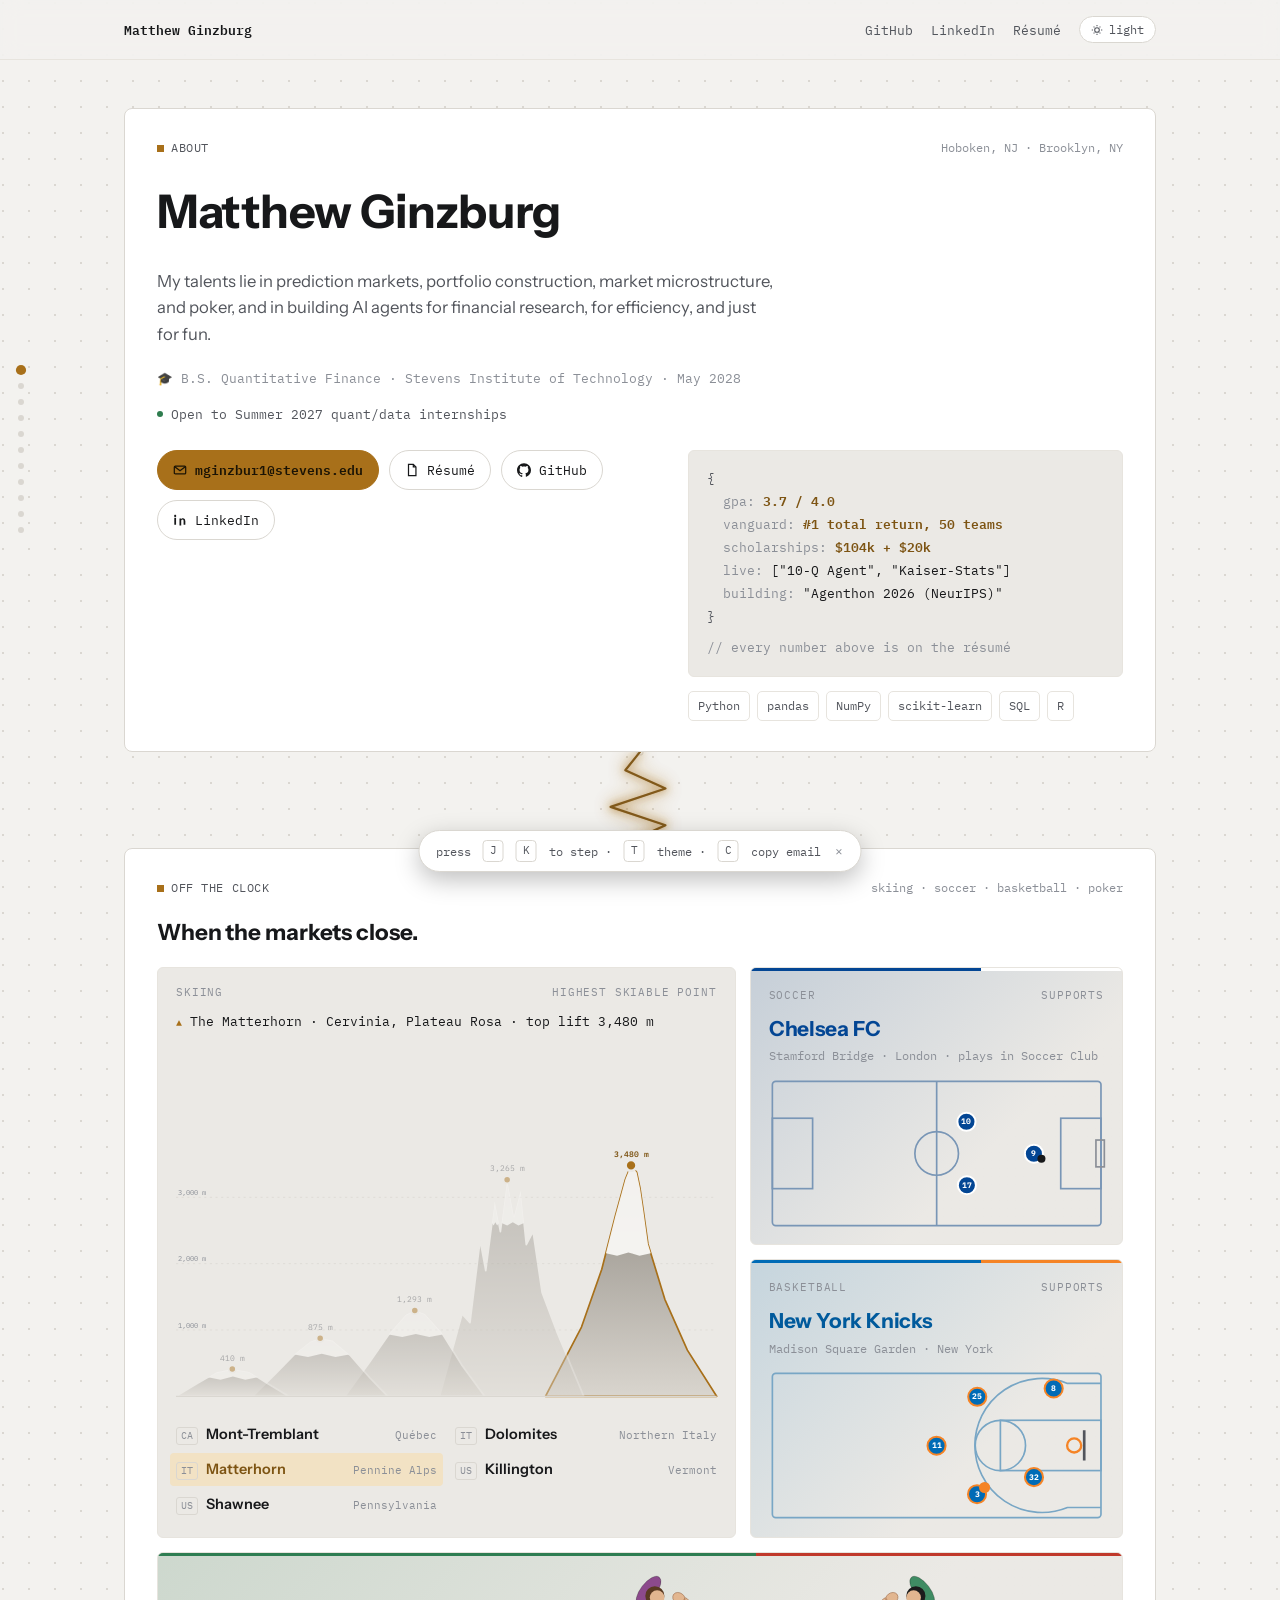
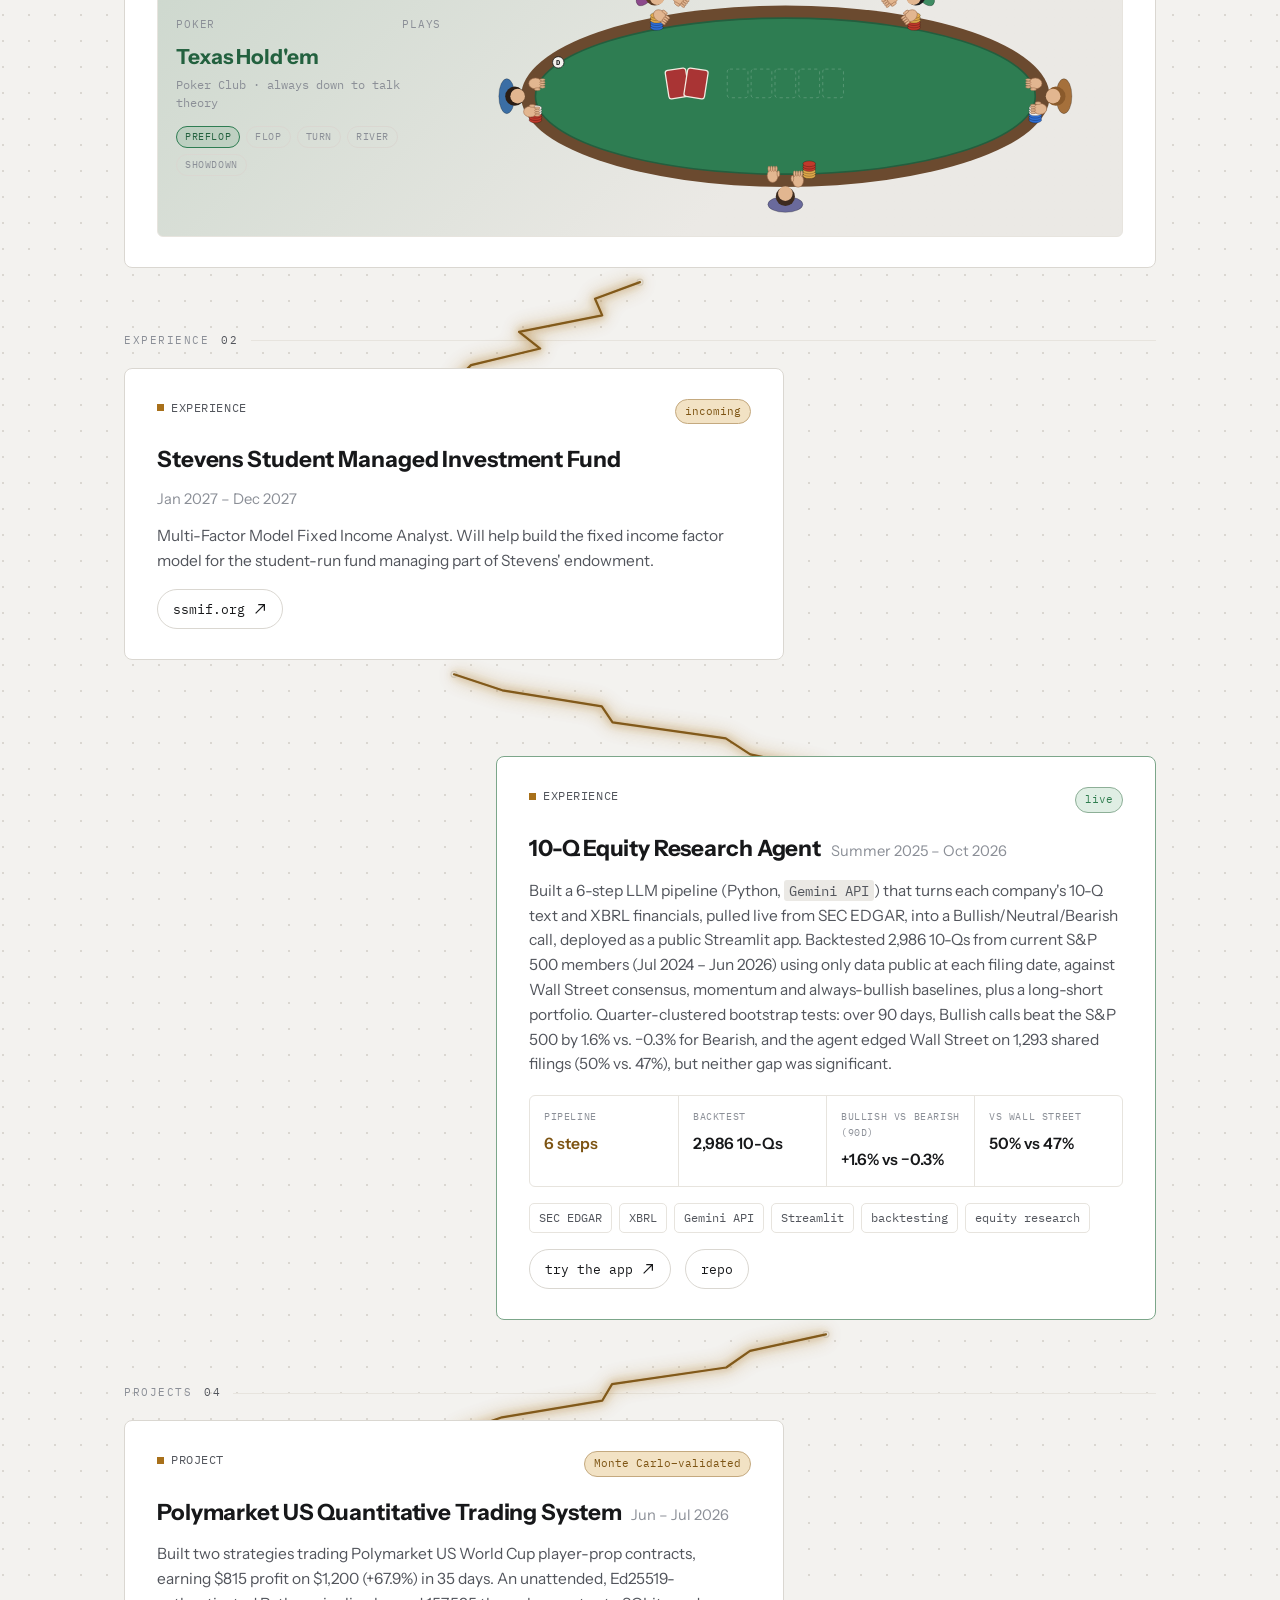
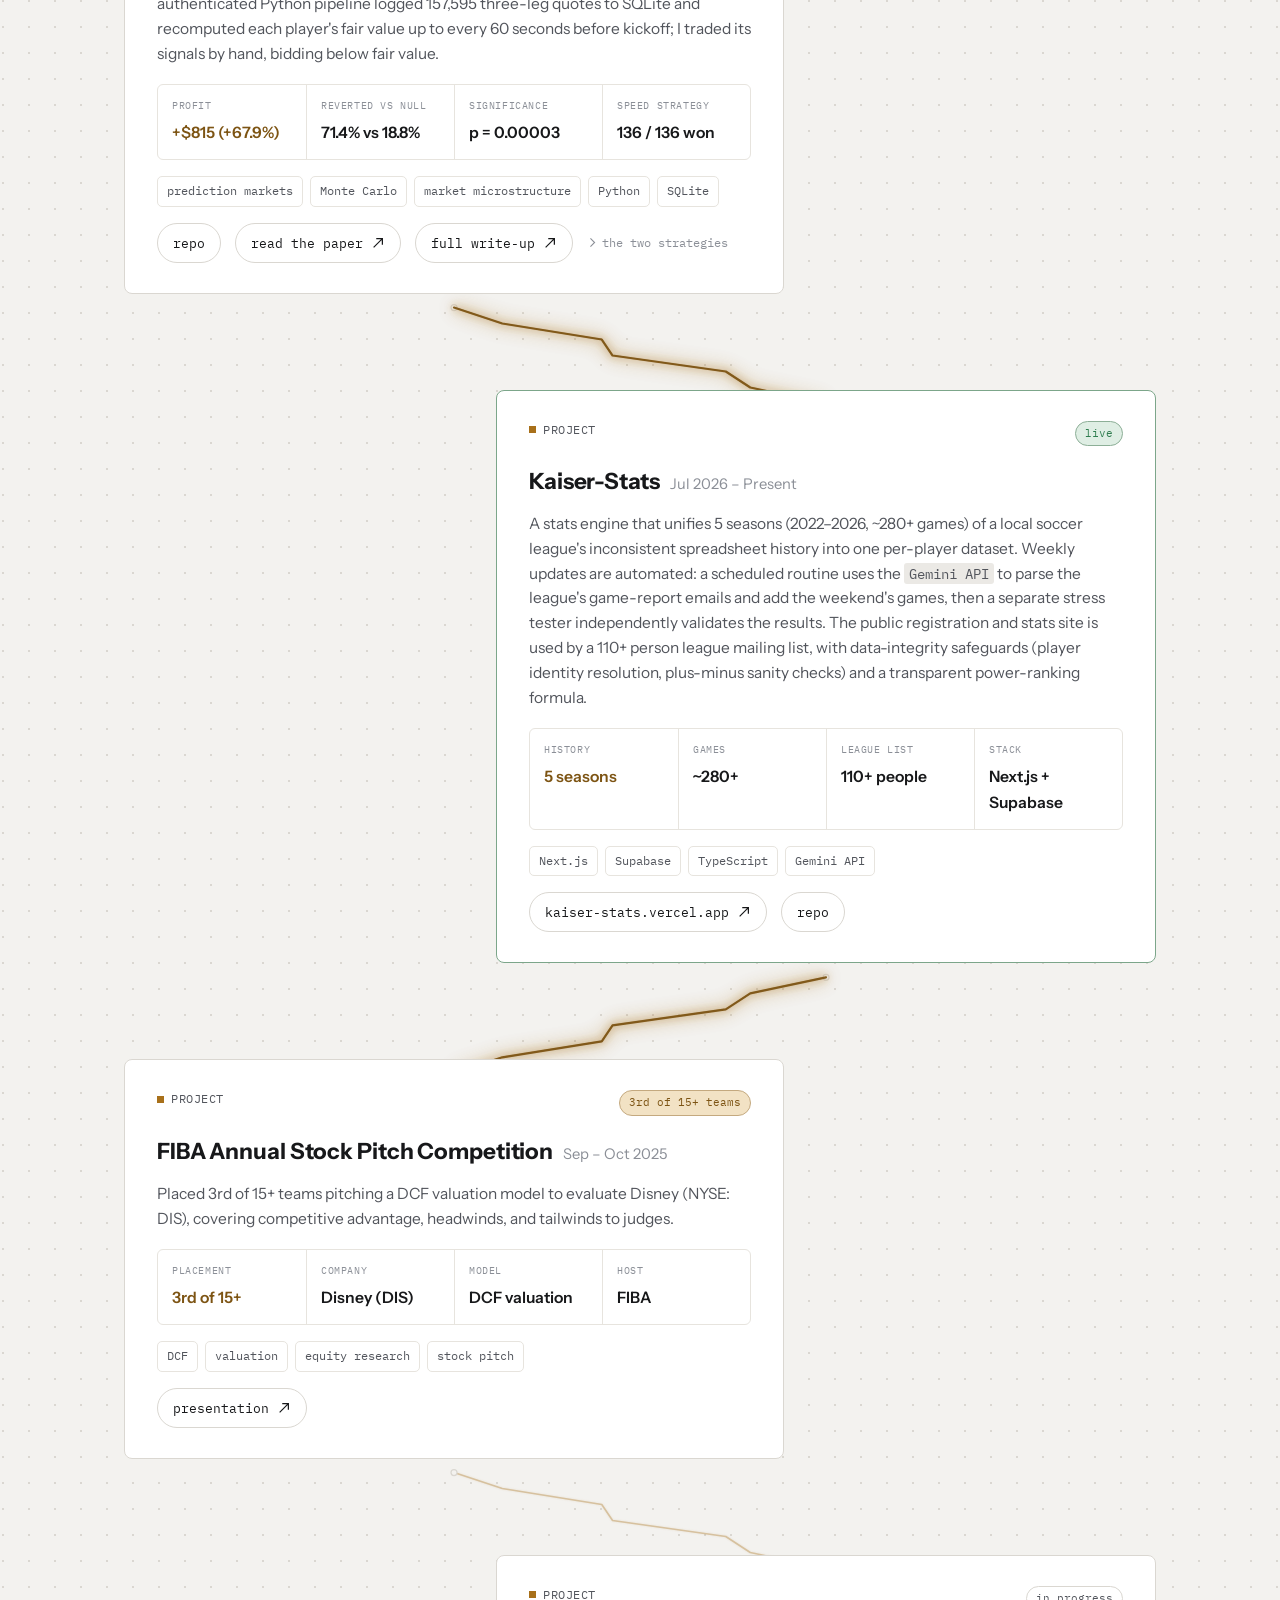
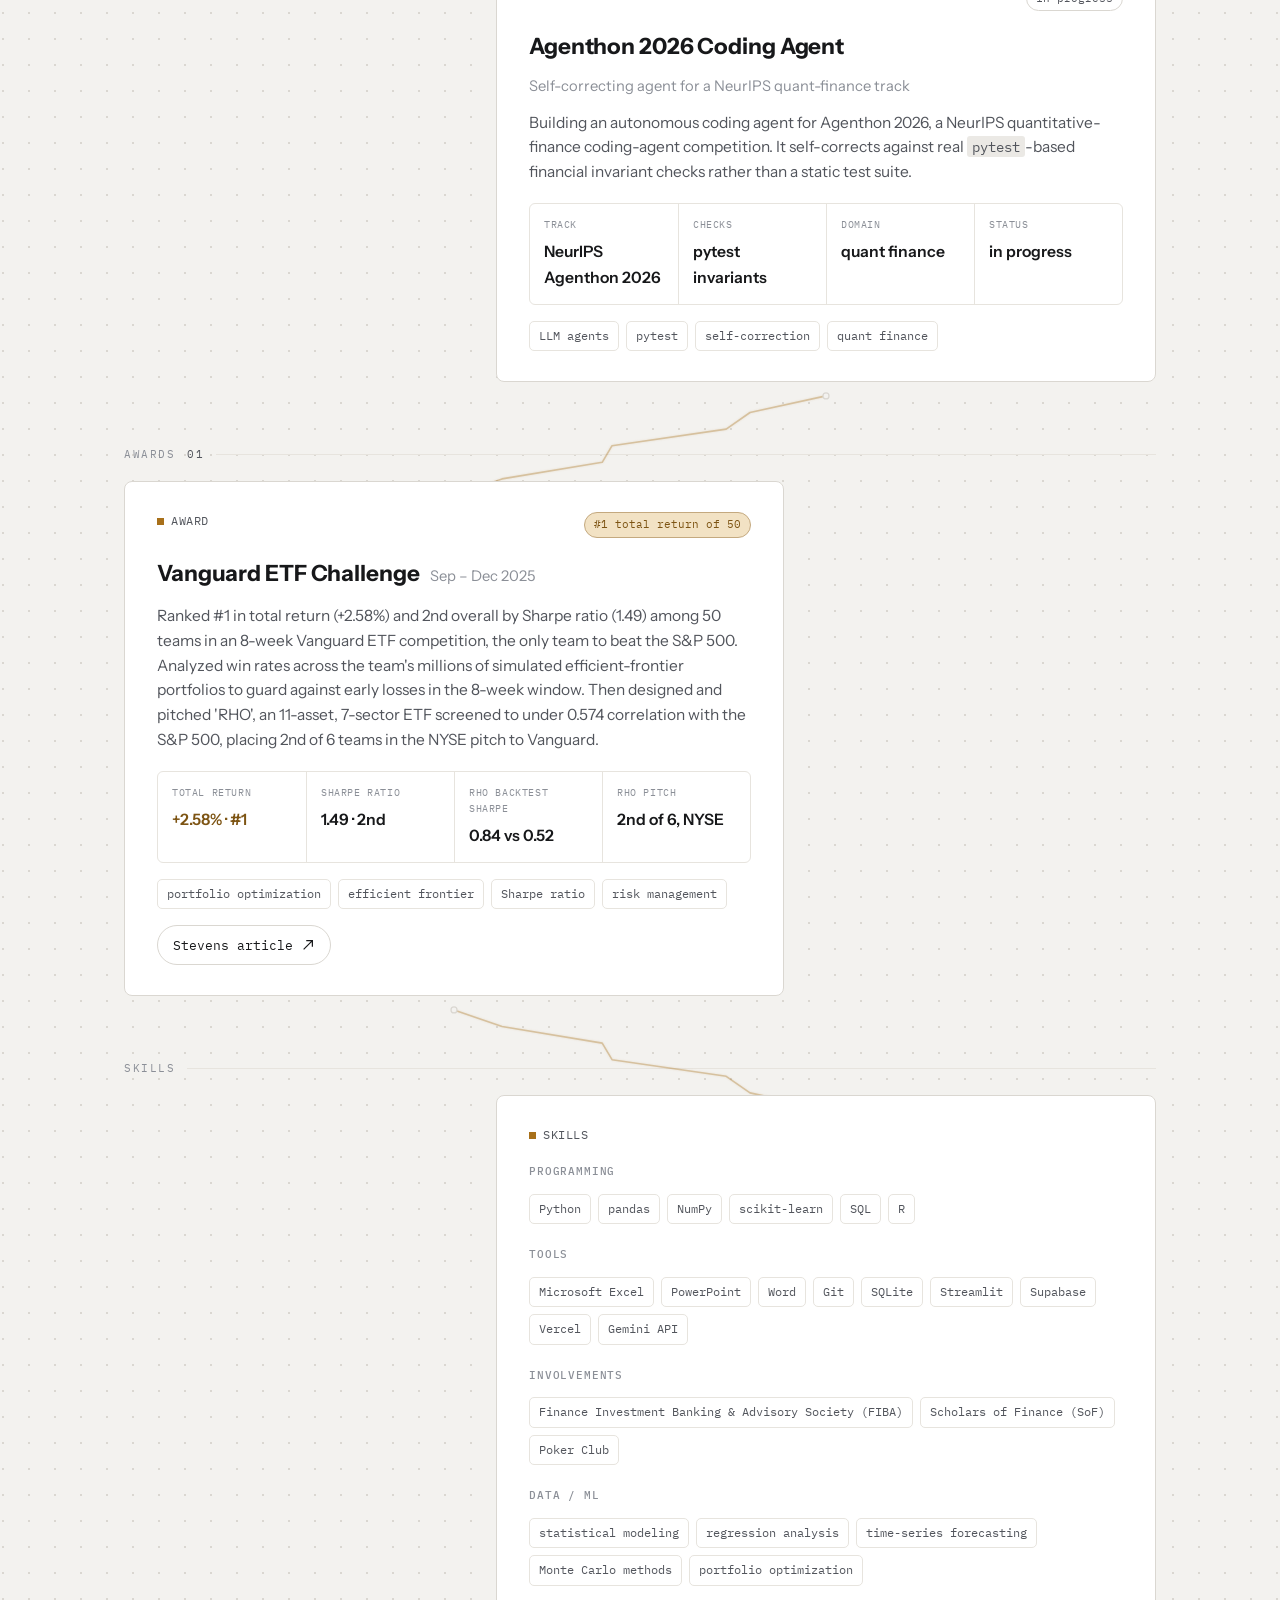
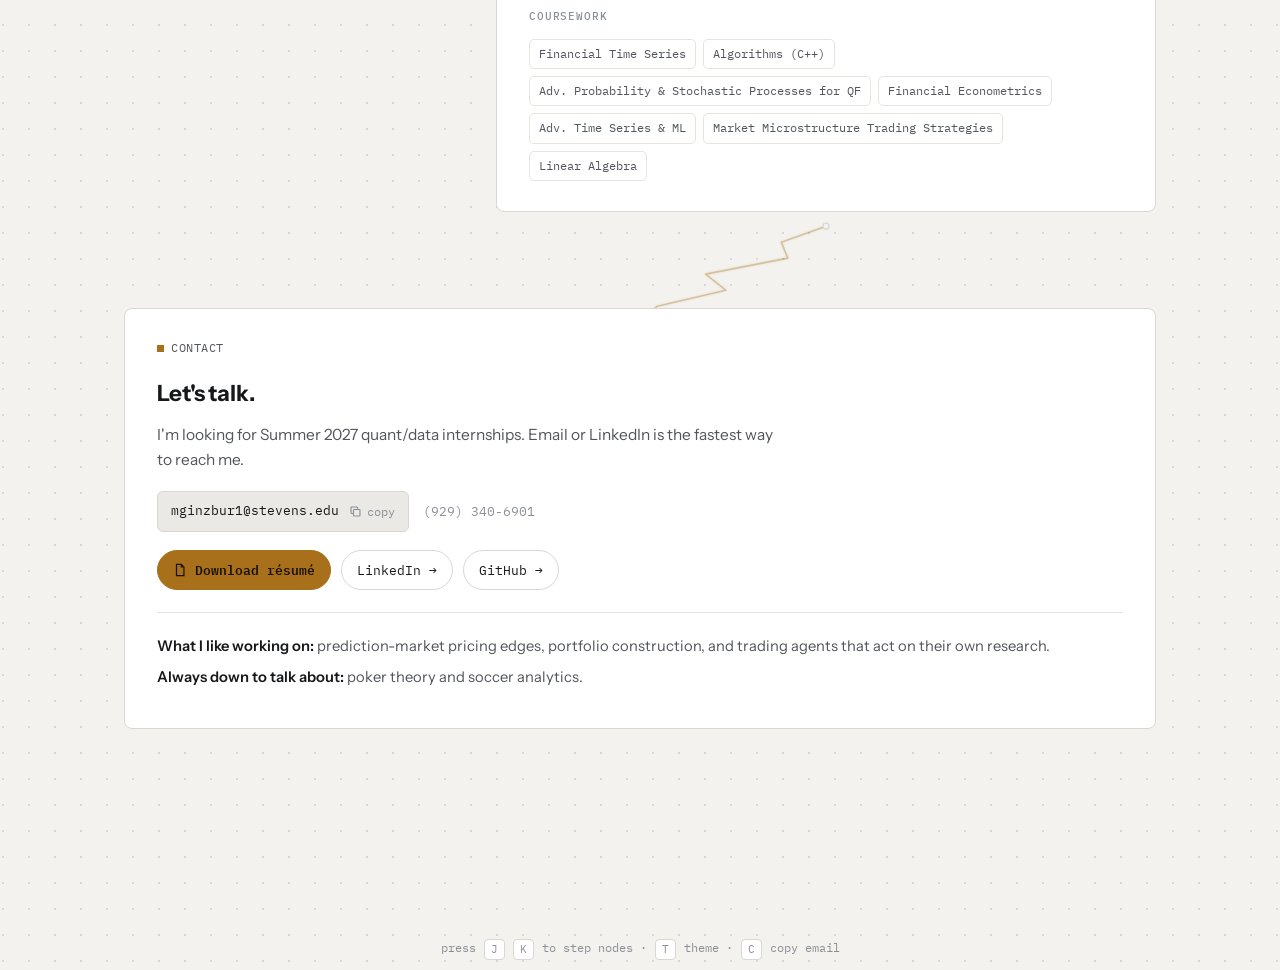
<file: index.html>
<!DOCTYPE html>
<html lang="en">
<head>
<meta charset="UTF-8">
<meta name="viewport" content="width=device-width, initial-scale=1.0">
<meta name="description" content="Quant research &amp; trading-systems portfolio for Matthew Ginzburg.">
<title>Matthew Ginzburg</title>

<link rel="icon" type="image/png" href="assets/favicon.png">
<link rel="apple-touch-icon" href="assets/apple-touch-icon.png">

<meta property="og:type" content="website">
<meta property="og:site_name" content="Matthew Ginzburg">
<meta property="og:title" content="Matthew Ginzburg — quant research & trading systems">
<meta property="og:description" content="Quantitative Finance at Stevens: prediction-market trading, portfolio construction, and AI agents for financial research.">
<meta property="og:url" content="https://matthewginz.github.io/">
<meta property="og:image" content="https://matthewginz.github.io/assets/og-image.png">
<meta property="og:image:width" content="1200">
<meta property="og:image:height" content="630">
<meta name="twitter:card" content="summary_large_image">
<meta name="twitter:title" content="Matthew Ginzburg — quant research & trading systems">
<meta name="twitter:description" content="Quantitative Finance at Stevens: prediction-market trading, portfolio construction, and AI agents for financial research.">
<meta name="twitter:image" content="https://matthewginz.github.io/assets/og-image.png">

<link rel="preconnect" href="https://fonts.googleapis.com">
<link rel="preconnect" href="https://fonts.gstatic.com" crossorigin>
<link rel="stylesheet" href="https://fonts.googleapis.com/css2?family=Instrument+Sans:ital,wght@0,400;0,500;0,600;0,700;1,500&family=IBM+Plex+Mono:wght@400;500;600&display=swap">
<link rel="stylesheet" href="css/site.css">
<script>document.documentElement.classList.add("js");</script>

</head>
<body>

<div class="rail" id="rail"></div>

<div class="topbar-shell">
  <div class="topbar">
    <div class="who"><b>Matthew Ginzburg</b></div>
    <nav>
      <a href="https://github.com/matthewginz" target="_blank" rel="noopener">GitHub</a>
      <a href="https://www.linkedin.com/in/matthewginzburg/" target="_blank" rel="noopener">LinkedIn</a>
      <a href="assets/resume.pdf" target="_blank" rel="noopener">Résumé</a>
      <button class="theme-btn" id="themeBtn" type="button" aria-label="Toggle theme">
        <svg id="themeIcon" viewBox="0 0 16 16" width="12" height="12" fill="none" stroke="currentColor" stroke-width="1.4"><path d="M8 1.3v1.6M8 13.1v1.6M2.6 8H1M15 8h-1.6M3.5 3.5l1.1 1.1M11.4 11.4l1.1 1.1M12.5 3.5l-1.1 1.1M4.6 11.4l-1.1 1.1"/><circle cx="8" cy="8" r="3.1"/></svg>
        <span id="themeLabel">dark</span>
      </button>
    </nav>
  </div>
</div>

<div class="wrap" id="wrap">
  <svg class="connectors" id="connectors"></svg>

  <section class="node" id="n-hero" data-node>
    <div class="card">
      <div class="card-head">
        <span class="tag"><span class="sq"></span>ABOUT</span>
        <span class="meta">Hoboken, NJ · Brooklyn, NY</span>
      </div>

      <h1>Matthew Ginzburg</h1>
      <p class="standfirst">
        My talents lie in prediction markets, portfolio construction, market
        microstructure, and poker, and in building AI agents for financial research,
        for efficiency, and just for fun.
      </p>

      <div class="metarow">
        <span>🎓 B.S. Quantitative Finance · Stevens Institute of Technology · May 2028</span>
      </div>
      <div class="status-line"><span class="live-dot"></span>Open to Summer 2027 quant/data internships</div>

      <div class="hero-grid">
        <div class="btnrow">
          <a class="btn primary" href="mailto:mginzbur1@stevens.edu">
            <svg viewBox="0 0 16 16" fill="none" stroke="currentColor" stroke-width="1.4"><rect x="1.5" y="3.5" width="13" height="9" rx="1.2"/><path d="M2 4.2l6 4.6 6-4.6"/></svg>
            mginzbur1@stevens.edu
          </a>
          <a class="btn" href="assets/resume.pdf" target="_blank" rel="noopener">
            <svg viewBox="0 0 16 16" fill="none" stroke="currentColor" stroke-width="1.4"><path d="M4 1.5h5.5L12.5 4.5V14.5H4z"/><path d="M9.5 1.5V4.5H12.5"/></svg>
            Résumé
          </a>
          <a class="btn" href="https://github.com/matthewginz" target="_blank" rel="noopener">
            <svg viewBox="0 0 16 16" fill="currentColor"><path d="M8 .3C3.6.3 0 3.9 0 8.3c0 3.5 2.3 6.5 5.5 7.6.4.1.5-.2.5-.4v-1.5c-2.2.5-2.7-1-2.7-1-.4-.9-.9-1.2-.9-1.2-.7-.5.1-.5.1-.5.8.1 1.2.8 1.2.8.7 1.2 1.9.9 2.3.7.1-.5.3-.9.5-1.1-1.8-.2-3.6-.9-3.6-4 0-.9.3-1.6.8-2.1-.1-.2-.4-1 .1-2.1 0 0 .7-.2 2.2.8.6-.2 1.3-.3 2-.3s1.4.1 2 .3c1.5-1 2.2-.8 2.2-.8.4 1.1.2 1.9.1 2.1.5.6.8 1.3.8 2.1 0 3.1-1.9 3.8-3.6 4 .3.2.6.7.6 1.5v2.2c0 .2.1.5.6.4C13.7 14.8 16 11.8 16 8.3 16 3.9 12.4.3 8 .3z"/></svg>
            GitHub
          </a>
          <a class="btn" href="https://www.linkedin.com/in/matthewginzburg/" target="_blank" rel="noopener">
            <svg viewBox="0 0 16 16" fill="currentColor"><path d="M3.5 5.5h-2v8h2v-8zM2.5 4.6c.7 0 1.2-.6 1.2-1.3 0-.7-.5-1.2-1.2-1.2-.7 0-1.2.5-1.2 1.2 0 .7.5 1.3 1.2 1.3zM14 9.2c0-2.1-1.1-3.1-2.6-3.1-1.2 0-1.7.7-2 1.1v-1h-2v8h2V9.4c0-.5 0-1.9 1.4-1.9 1.3 0 1.3 1.2 1.3 1.9v4.1h2V9.2z"/></svg>
            LinkedIn
          </a>
        </div>

        <div>
          <div class="codepanel">
            <span>{</span><br>
            &nbsp;&nbsp;<span class="k">gpa:</span> <span class="v amber">3.7 / 4.0</span><br>
            &nbsp;&nbsp;<span class="k">vanguard:</span> <span class="v amber">#1 total return, 50 teams</span><br>
            &nbsp;&nbsp;<span class="k">scholarships:</span> <span class="v amber">$104k + $20k</span><br>
            &nbsp;&nbsp;<span class="k">live:</span> <span class="v">["10-Q Agent", "Kaiser-Stats"]</span><br>
            &nbsp;&nbsp;<span class="k">building:</span> <span class="v">"Agenthon 2026 (NeurIPS)"</span><br>
            <span>}</span>
            <span class="cmt">// every number above is on the résumé</span>
          </div>
          <div class="chiprow">
            <span class="chip">Python</span><span class="chip">pandas</span><span class="chip">NumPy</span>
            <span class="chip">scikit-learn</span><span class="chip">SQL</span><span class="chip">R</span>
          </div>
        </div>
      </div>
    </div>
  </section>

  <section class="node" id="n-hobbies" data-node>
    <div class="card hobbies-card">
      <div class="card-head">
        <span class="tag"><span class="sq"></span>OFF THE CLOCK</span>
        <span class="meta">skiing · soccer · basketball · poker</span>
      </div>
      <h2 class="ctitle" style="margin-bottom:16px;">When the markets close.</h2>

      <div class="hobby-grid">
        <div class="hobby ski" id="ski">
          <div class="snow" aria-hidden="true"></div>
          <div class="hobby-label"><span>Skiing</span><span>highest skiable point</span></div>
          <div class="ski-readout"><span class="tri">▲</span> <span id="skiReadout">hover a mountain</span></div>

          <svg class="ski-map" id="skiMap" viewBox="0 0 480 240" role="img" aria-label="Skyline of the five mountains I've skied, drawn to scale by highest skiable point: Shawnee, Mont-Tremblant, Killington, the Dolomites and the Matterhorn">
            <defs>
              <linearGradient id="rockGrad" x1="0" y1="0" x2="0" y2="1">
                <stop offset="0" class="rock-top"/>
                <stop offset="1" class="rock-base"/>
              </linearGradient>
            </defs>
            <g class="scale-guides">
              <line x1="0" y1="173.1" x2="480" y2="173.1"/><text x="2" y="171.1">1,000 m</text>
              <line x1="0" y1="114.2" x2="480" y2="114.2"/><text x="2" y="112.2">2,000 m</text>
              <line x1="0" y1="55.3" x2="480" y2="55.3"/><text x="2" y="53.3">3,000 m</text>
            </g>
            <g class="peak" data-peak="matterhorn">
              <path class="rock" d="M328 232 L360 170.5 L378 119.2 L390 72.1 L399 39.3 L404 27 L409 33.2 L412 47.5 L415 68 L419 96.7 L434 145.9 L454 191 L480 232 Z"/>
              <path class="snowcap" d="M381.7 104.9 L390 72.1 L399 39.3 L404 27 L409 33.2 L412 47.5 L415 68 L419 96.7 L421.5 104.9 L411.5 107.1 L401.6 104.3 L391.6 107.1 Z"/>
              <circle class="pin-ring" cx="404" cy="27" r="7"/><circle class="pin" cx="404" cy="27" r="3.2"/>
              <text class="elev" x="404" y="19.5" text-anchor="middle">3,480 m</text>
            </g>
            <g class="peak" data-peak="dolomites">
              <path class="rock" d="M234 232 L254 158.9 L261 166.6 L270 93.5 L275 120.4 L283 58.9 L288 85.8 L294 39.7 L300 72.4 L306 49.3 L311 97.4 L317 85.8 L325 139.7 L338 174.3 L362 232 Z"/>
              <path class="snowcap" d="M280.5 78.1 L283 58.9 L286.6 78.1 L285.1 80.3 L283.5 77.5 L282 80.3 Z M289 78.1 L294 39.7 L300 72.4 L306 49.3 L309 78.1 L304 80.3 L299 77.5 L294 80.3 Z"/>
              <circle class="pin-ring" cx="294" cy="39.7" r="7"/><circle class="pin" cx="294" cy="39.7" r="3.2"/>
              <text class="elev" x="294" y="32.2" text-anchor="middle">3,265 m</text>
            </g>
            <g class="peak" data-peak="killington">
              <path class="rock" d="M150 232 L172 201.5 L190 175.6 L204 159.6 L212 155.8 L221 158.9 L236 175.6 L254 204.6 L274 232 Z"/>
              <path class="snowcap" d="M188.9 177.2 L190 175.6 L204 159.6 L212 155.8 L221 158.9 L236 175.6 L236.9 177.2 L224.9 179.4 L212.9 176.6 L200.9 179.4 Z"/>
              <circle class="pin-ring" cx="212" cy="155.8" r="7"/><circle class="pin" cx="212" cy="155.8" r="3.2"/>
              <text class="elev" x="212" y="148.3" text-anchor="middle">1,293 m</text>
            </g>
            <g class="peak" data-peak="tremblant">
              <path class="rock" d="M68 232 L88 212.4 L106 193.9 L119 183.5 L128 180.5 L139 182.5 L155 195.9 L172 215.5 L188 232 Z"/>
              <path class="snowcap" d="M105 194.9 L106 193.9 L119 183.5 L128 180.5 L139 182.5 L153.8 194.9 L141.6 197.1 L129.4 194.3 L117.2 197.1 Z"/>
              <circle class="pin-ring" cx="128" cy="180.5" r="7"/><circle class="pin" cx="128" cy="180.5" r="3.2"/>
              <text class="elev" x="128" y="173" text-anchor="middle">875 m</text>
            </g>
            <g class="peak" data-peak="shawnee">
              <path class="rock" d="M0 232 L18 221.1 L36 210.7 L50 207.8 L65 210.3 L82 221.1 L100 232 Z"/>
              <path class="snowcap" d="M28.5 215.1 L36 210.7 L50 207.8 L65 210.3 L72.6 215.1 L61.5 217.3 L50.5 214.5 L39.5 217.3 Z"/>
              <circle class="pin-ring" cx="50" cy="207.8" r="7"/><circle class="pin" cx="50" cy="207.8" r="3.2"/>
              <text class="elev" x="50" y="200.3" text-anchor="middle">410 m</text>
            </g>
            <line class="ground" x1="0" y1="232" x2="480" y2="232"/>
          </svg>

          <ul class="ski-list">
            <li data-peak="tremblant" tabindex="0" data-label="Mont-Tremblant · Laurentians, Québec · top lift 875 m"><span class="cc">CA</span><b>Mont-Tremblant</b><span class="rg">Québec</span></li>
            <li data-peak="dolomites" tabindex="0" data-label="The Dolomites · Marmolada, Punta Rocca · top lift 3,265 m"><span class="cc">IT</span><b>Dolomites</b><span class="rg">Northern Italy</span></li>
            <li data-peak="matterhorn" tabindex="0" data-label="The Matterhorn · Cervinia, Plateau Rosa · top lift 3,480 m"><span class="cc">IT</span><b>Matterhorn</b><span class="rg">Pennine Alps</span></li>
            <li data-peak="killington" tabindex="0" data-label="Killington · Green Mountains, Vermont · top lift 1,293 m"><span class="cc">US</span><b>Killington</b><span class="rg">Vermont</span></li>
            <li data-peak="shawnee" tabindex="0" data-label="Shawnee Mountain · Poconos, Pennsylvania · top lift 410 m"><span class="cc">US</span><b>Shawnee</b><span class="rg">Pennsylvania</span></li>
          </ul>
        </div>

        <div class="hobby team chelsea">
          <div class="hobby-label"><span>Soccer</span><span>supports</span></div>
          <div class="hobby-name">Chelsea FC</div>
          <div class="hobby-sub">Stamford Bridge · London · plays in Soccer Club</div>
          <svg class="field play" viewBox="0 0 200 90" data-mode="soccer" data-goal-x="197" data-goal-y="45" data-flash-x="100" data-flash-y="15" role="img" aria-label="Cole Palmer, Morgan Rogers and João Pedro passing until one of them scores">
            <rect x="2" y="2" width="196" height="86" rx="2"/>
            <line x1="100" y1="2" x2="100" y2="88"/>
            <circle cx="100" cy="45" r="13"/>
            <rect x="2" y="24" width="24" height="42"/>
            <rect x="174" y="24" width="24" height="42"/>
            <rect class="goal" x="195" y="37" width="5" height="16"/>
            <g class="player" data-name="Cole Palmer" data-num="10" data-x="118" data-y="26"></g>
            <g class="player" data-name="Morgan Rogers" data-num="17" data-x="118" data-y="64"></g>
            <g class="player" data-name="João Pedro" data-num="9" data-x="158" data-y="45"></g>
          </svg>
        </div>

        <div class="hobby team knicks">
          <div class="hobby-label"><span>Basketball</span><span>supports</span></div>
          <div class="hobby-name">New York Knicks</div>
          <div class="hobby-sub">Madison Square Garden · New York</div>
          <svg class="field play" viewBox="0 0 200 90" data-mode="hoops" data-goal-x="182" data-goal-y="45" data-flash-x="62" data-flash-y="15" role="img" aria-label="The Knicks starting five passing around the arc until one of them hits a shot">
            <rect x="2" y="2" width="196" height="86" rx="2"/>
            <rect x="138" y="30" width="60" height="30"/>
            <circle cx="138" cy="45" r="15"/>
            <path d="M198 8 H178 A40 40 0 1 0 178 82 H198"/>
            <line class="board" x1="188" y1="36" x2="188" y2="54"/>
            <circle class="hoop" cx="182" cy="45" r="4.2"/>
            <g class="player" data-name="Jalen Brunson" data-num="11" data-x="100" data-y="45"></g>
            <g class="player" data-name="Mikal Bridges" data-num="25" data-x="124" data-y="16"></g>
            <g class="player" data-name="Josh Hart" data-num="3" data-x="124" data-y="74"></g>
            <g class="player" data-name="OG Anunoby" data-num="8" data-x="170" data-y="11"></g>
            <g class="player" data-name="Karl-Anthony Towns" data-num="32" data-x="158" data-y="64"></g>
          </svg>
        </div>

        <div class="hobby team poker">
          <div class="poker-copy">
            <div class="hobby-label"><span>Poker</span><span>plays</span></div>
            <div class="hobby-name">Texas Hold'em</div>
            <div class="hobby-sub">Poker Club · always down to talk theory</div>
            <ol class="streets" id="pokerStreets">
              <li data-street="preflop">Preflop</li><li data-street="flop">Flop</li><li data-street="turn">Turn</li><li data-street="river">River</li><li data-street="showdown">Showdown</li>
            </ol>
          </div>
          <svg class="felt-table" id="pokerTable" viewBox="0 0 400 156" role="img" aria-label="Five players at a Texas Hold'em table playing a hand by the rules, one action every five seconds, doing chip riffles, thumb flips and knuckle rolls while they wait">
            <ellipse class="pk-rail" cx="200" cy="78" rx="166" ry="57"/>
            <ellipse class="pk-felt" cx="200" cy="78" rx="157" ry="49"/>
            <g class="pk-board-slots">
              <rect x="163.5" y="61" width="13" height="18" rx="1.6"/><rect x="178.5" y="61" width="13" height="18" rx="1.6"/><rect x="193.5" y="61" width="13" height="18" rx="1.6"/><rect x="208.5" y="61" width="13" height="18" rx="1.6"/><rect x="223.5" y="61" width="13" height="18" rx="1.6"/>
            </g>
            <g class="pk-deck">
              <g class="pk-half"><rect x="-6.5" y="-9" width="13" height="18" rx="1.6"/></g>
              <g class="pk-half"><rect x="-6.5" y="-9" width="13" height="18" rx="1.6"/></g>
            </g>
            <g class="pk-pot"></g>
            <g class="pk-seats"></g>
            <g class="pk-cards"></g>
            <g class="pk-button"><circle r="3.6"/><text y="1.5" text-anchor="middle">D</text></g>
          </svg>
        </div>
      </div>
    </div>
  </section>

  <div class="section-label"><span>Experience</span><span class="count">02</span></div>

  <section class="node side-l" id="n-ssmif" data-node>
    <div class="card">
      <div class="card-head">
        <span class="tag"><span class="sq"></span>EXPERIENCE</span>
        <span class="badge amber">incoming</span>
      </div>
      <div class="ctitle-row"><h2 class="ctitle">Stevens Student Managed Investment Fund</h2><span class="sub">Jan 2027 – Dec 2027</span></div>
      <p class="body" style="margin-bottom:16px;">Multi-Factor Model Fixed Income Analyst. Will help build the fixed income factor model for the student-run fund managing part of Stevens' endowment.</p>
      <div class="linkrow">
        <a class="btn" href="https://ssmif.org/" target="_blank" rel="noopener">
          ssmif.org <svg viewBox="0 0 16 16" fill="none" stroke="currentColor" stroke-width="1.4"><path d="M6 3h7v7M13 3L3 13"/></svg>
        </a>
      </div>
    </div>
  </section>

  <section class="node side-r" id="n-10q" data-node>
    <div class="card live-glow">
      <div class="card-head">
        <span class="tag"><span class="sq"></span>EXPERIENCE</span>
        <span class="badge live">live</span>
      </div>
      <div class="ctitle-row"><h2 class="ctitle">10-Q Equity Research Agent</h2><span class="sub">Summer 2025 – Oct 2026</span></div>
      <p class="body">
        Built a 6-step LLM pipeline (Python, <code>Gemini API</code>) that turns each
        company's 10-Q text and XBRL financials, pulled live from SEC EDGAR, into a
        Bullish/Neutral/Bearish call, deployed as a public Streamlit app. Backtested
        2,986 10-Qs from current S&amp;P 500 members (Jul 2024 – Jun 2026) using only data
        public at each filing date, against Wall Street consensus, momentum and
        always-bullish baselines, plus a long-short portfolio. Quarter-clustered bootstrap
        tests: over 90 days, Bullish calls beat the S&amp;P 500 by 1.6% vs. −0.3% for
        Bearish, and the agent edged Wall Street on 1,293 shared filings (50% vs. 47%),
        but neither gap was significant.
      </p>
      <div class="metrics">
        <div><span class="lbl">Pipeline</span><span class="val amber">6 steps</span></div>
        <div><span class="lbl">Backtest</span><span class="val">2,986 10-Qs</span></div>
        <div><span class="lbl">Bullish vs Bearish (90d)</span><span class="val">+1.6% vs −0.3%</span></div>
        <div><span class="lbl">vs Wall Street</span><span class="val">50% vs 47%</span></div>
      </div>
      <div class="chiprow" style="margin:0 0 16px;">
        <span class="chip">SEC EDGAR</span><span class="chip">XBRL</span><span class="chip">Gemini API</span>
        <span class="chip">Streamlit</span><span class="chip">backtesting</span><span class="chip">equity research</span>
      </div>
      <div class="linkrow">
        <a class="btn" href="https://10q-equity-agent.streamlit.app/" target="_blank" rel="noopener">
          try the app <svg viewBox="0 0 16 16" fill="none" stroke="currentColor" stroke-width="1.4"><path d="M6 3h7v7M13 3L3 13"/></svg>
        </a>
        <a class="btn" href="https://github.com/matthewginz/10q-equity-agent" target="_blank" rel="noopener">repo</a>
      </div>
    </div>
  </section>

  <div class="section-label"><span>Projects</span><span class="count">04</span></div>

  <section class="node side-l" id="n-polymarket" data-node>
    <div class="card">
      <div class="card-head">
        <span class="tag"><span class="sq"></span>PROJECT</span>
        <span class="badge amber">Monte Carlo–validated</span>
      </div>
      <div class="ctitle-row"><h2 class="ctitle">Polymarket US Quantitative Trading System</h2><span class="sub">Jun – Jul 2026</span></div>
      <p class="body">
        Built two strategies trading Polymarket US World Cup player-prop contracts,
        earning $815 profit on $1,200 (+67.9%) in 35 days. An unattended,
        Ed25519-authenticated Python pipeline logged 157,595 three-leg quotes to SQLite
        and recomputed each player's fair value up to every 60 seconds before kickoff;
        I traded its signals by hand, bidding below fair value.
      </p>
      <div class="metrics">
        <div><span class="lbl">Profit</span><span class="val amber">+$815 (+67.9%)</span></div>
        <div><span class="lbl">Reverted vs null</span><span class="val">71.4% vs 18.8%</span></div>
        <div><span class="lbl">Significance</span><span class="val">p = 0.00003</span></div>
        <div><span class="lbl">Speed strategy</span><span class="val">136 / 136 won</span></div>
      </div>
      <div class="chiprow" style="margin:0 0 16px;">
        <span class="chip">prediction markets</span><span class="chip">Monte Carlo</span>
        <span class="chip">market microstructure</span><span class="chip">Python</span><span class="chip">SQLite</span>
      </div>
      <div class="linkrow">
        <a class="btn" href="https://github.com/matthewginz/polymarket-us-bot" target="_blank" rel="noopener">repo</a>
        <a class="btn" href="https://github.com/matthewginz/polymarket-us-bot/blob/main/docs/polymarket-worldcup-paper.pdf" target="_blank" rel="noopener">
          read the paper <svg viewBox="0 0 16 16" fill="none" stroke="currentColor" stroke-width="1.4"><path d="M6 3h7v7M13 3L3 13"/></svg>
        </a>
        <a class="btn" href="polymarket.html" target="_blank" rel="noopener">
          full write-up <svg viewBox="0 0 16 16" fill="none" stroke="currentColor" stroke-width="1.4"><path d="M6 3h7v7M13 3L3 13"/></svg>
        </a>
        <details class="more">
          <summary><svg viewBox="0 0 16 16" fill="none" stroke="currentColor" stroke-width="1.6"><path d="M5 2l6 6-6 6"/></svg>the two strategies</summary>
          <div class="more-body"><b>Patience:</b> the core mispricing, validated with a Monte Carlo null-hypothesis test. 71.4% of positions reverted toward fair value vs. 18.8% under a volatility-matched random walk (p = 0.00003); it earned $274 over 40 positions. <b>Speed:</b> an event-driven strategy that bought contracts at $0.92–$0.99 and won all 136 held positions (+$541).</div>
        </details>
      </div>
    </div>
  </section>

  <section class="node side-r" id="n-kaiser" data-node>
    <div class="card live-glow">
      <div class="card-head">
        <span class="tag"><span class="sq"></span>PROJECT</span>
        <span class="badge live">live</span>
      </div>
      <div class="ctitle-row"><h2 class="ctitle">Kaiser-Stats</h2><span class="sub">Jul 2026 – Present</span></div>
      <p class="body">
        A stats engine that unifies 5 seasons (2022–2026, ~280+ games) of a local soccer
        league's inconsistent spreadsheet history into one per-player dataset. Weekly
        updates are automated: a scheduled routine uses the <code>Gemini API</code> to
        parse the league's game-report emails and add the weekend's games, then a
        separate stress tester independently validates the results. The public
        registration and stats site is used by a 110+ person league mailing list, with
        data-integrity safeguards (player identity resolution, plus-minus sanity checks)
        and a transparent power-ranking formula.
      </p>
      <div class="metrics">
        <div><span class="lbl">History</span><span class="val amber">5 seasons</span></div>
        <div><span class="lbl">Games</span><span class="val">~280+</span></div>
        <div><span class="lbl">League list</span><span class="val">110+ people</span></div>
        <div><span class="lbl">Stack</span><span class="val">Next.js + Supabase</span></div>
      </div>
      <div class="chiprow" style="margin:0 0 16px;">
        <span class="chip">Next.js</span><span class="chip">Supabase</span>
        <span class="chip">TypeScript</span><span class="chip">Gemini API</span>
      </div>
      <div class="linkrow">
        <a class="btn" href="https://kaiser-stats.vercel.app" target="_blank" rel="noopener">
          kaiser-stats.vercel.app <svg viewBox="0 0 16 16" fill="none" stroke="currentColor" stroke-width="1.4"><path d="M6 3h7v7M13 3L3 13"/></svg>
        </a>
        <a class="btn" href="https://github.com/matthewginz/Kaiser-stats" target="_blank" rel="noopener">repo</a>
      </div>
    </div>
  </section>

  <section class="node side-l" id="n-fiba" data-node>
    <div class="card">
      <div class="card-head">
        <span class="tag"><span class="sq"></span>PROJECT</span>
        <span class="badge amber">3rd of 15+ teams</span>
      </div>
      <div class="ctitle-row"><h2 class="ctitle">FIBA Annual Stock Pitch Competition</h2><span class="sub">Sep – Oct 2025</span></div>
      <p class="body">
        Placed 3rd of 15+ teams pitching a DCF valuation model to evaluate Disney
        (NYSE: DIS), covering competitive advantage, headwinds, and tailwinds to judges.
      </p>
      <div class="metrics">
        <div><span class="lbl">Placement</span><span class="val amber">3rd of 15+</span></div>
        <div><span class="lbl">Company</span><span class="val">Disney (DIS)</span></div>
        <div><span class="lbl">Model</span><span class="val">DCF valuation</span></div>
        <div><span class="lbl">Host</span><span class="val">FIBA</span></div>
      </div>
      <div class="chiprow" style="margin:0 0 16px;">
        <span class="chip">DCF</span><span class="chip">valuation</span>
        <span class="chip">equity research</span><span class="chip">stock pitch</span>
      </div>
      <div class="linkrow">
        <a class="btn" href="https://raw.githubusercontent.com/matthewginz/10q-equity-agent/main/docs/Disney_FIBA_Stock_Pitch.pdf" target="_blank" rel="noopener">
          presentation <svg viewBox="0 0 16 16" fill="none" stroke="currentColor" stroke-width="1.4"><path d="M6 3h7v7M13 3L3 13"/></svg>
        </a>
      </div>
    </div>
  </section>

  <section class="node side-r" id="n-agenthon" data-node>
    <div class="card">
      <div class="card-head">
        <span class="tag"><span class="sq"></span>PROJECT</span>
        <span class="badge">in progress</span>
      </div>
      <div class="ctitle-row"><h2 class="ctitle">Agenthon 2026 Coding Agent</h2><span class="sub">Self-correcting agent for a NeurIPS quant-finance track</span></div>
      <p class="body">
        Building an autonomous coding agent for Agenthon 2026, a NeurIPS
        quantitative-finance coding-agent competition. It self-corrects against real
        <code>pytest</code>-based financial invariant checks rather than a static test suite.
      </p>
      <div class="metrics">
        <div><span class="lbl">Track</span><span class="val">NeurIPS Agenthon 2026</span></div>
        <div><span class="lbl">Checks</span><span class="val">pytest invariants</span></div>
        <div><span class="lbl">Domain</span><span class="val">quant finance</span></div>
        <div><span class="lbl">Status</span><span class="val">in progress</span></div>
      </div>
      <div class="chiprow">
        <span class="chip">LLM agents</span><span class="chip">pytest</span>
        <span class="chip">self-correction</span><span class="chip">quant finance</span>
      </div>
    </div>
  </section>

  <div class="section-label"><span>Awards</span><span class="count">01</span></div>

  <section class="node side-l" id="n-vanguard" data-node>
    <div class="card">
      <div class="card-head">
        <span class="tag"><span class="sq"></span>AWARD</span>
        <span class="badge amber">#1 total return of 50</span>
      </div>
      <div class="ctitle-row"><h2 class="ctitle">Vanguard ETF Challenge</h2><span class="sub">Sep – Dec 2025</span></div>
      <p class="body">
        Ranked #1 in total return (+2.58%) and 2nd overall by Sharpe ratio (1.49) among
        50 teams in an 8-week Vanguard ETF competition, the only team to beat the
        S&amp;P 500. Analyzed win rates across the team's millions of simulated
        efficient-frontier portfolios to guard against early losses in the 8-week window.
        Then designed and pitched 'RHO', an 11-asset, 7-sector ETF screened to under
        0.574 correlation with the S&amp;P 500, placing 2nd of 6 teams in the NYSE pitch
        to Vanguard.
      </p>
      <div class="metrics">
        <div><span class="lbl">Total return</span><span class="val amber">+2.58% · #1</span></div>
        <div><span class="lbl">Sharpe ratio</span><span class="val">1.49 · 2nd</span></div>
        <div><span class="lbl">RHO backtest Sharpe</span><span class="val">0.84 vs 0.52</span></div>
        <div><span class="lbl">RHO pitch</span><span class="val">2nd of 6, NYSE</span></div>
      </div>
      <div class="chiprow" style="margin:0 0 16px;">
        <span class="chip">portfolio optimization</span><span class="chip">efficient frontier</span>
        <span class="chip">Sharpe ratio</span><span class="chip">risk management</span>
      </div>
      <div class="linkrow">
        <a class="btn" href="https://www.stevens.edu/news/stevens-students-soar-in-vanguard-etf-trading-competition" target="_blank" rel="noopener">
          Stevens article <svg viewBox="0 0 16 16" fill="none" stroke="currentColor" stroke-width="1.4"><path d="M6 3h7v7M13 3L3 13"/></svg>
        </a>
      </div>
    </div>
  </section>

  <div class="section-label"><span>Skills</span></div>

  <section class="node side-r" id="n-skills" data-node>
    <div class="card">
      <div class="card-head">
        <span class="tag"><span class="sq"></span>SKILLS</span>
      </div>
      <div class="stackgroup">
        <h3>Programming</h3>
        <div class="chiprow">
          <span class="chip">Python</span><span class="chip">pandas</span><span class="chip">NumPy</span><span class="chip">scikit-learn</span>
          <span class="chip">SQL</span><span class="chip">R</span>
        </div>
      </div>
      <div class="stackgroup">
        <h3>Tools</h3>
        <div class="chiprow">
          <span class="chip">Microsoft Excel</span><span class="chip">PowerPoint</span><span class="chip">Word</span>
          <span class="chip">Git</span><span class="chip">SQLite</span><span class="chip">Streamlit</span>
          <span class="chip">Supabase</span><span class="chip">Vercel</span><span class="chip">Gemini API</span>
        </div>
      </div>
      <div class="stackgroup">
        <h3>Involvements</h3>
        <div class="chiprow">
          <span class="chip">Finance Investment Banking &amp; Advisory Society (FIBA)</span>
          <span class="chip">Scholars of Finance (SoF)</span><span class="chip">Poker Club</span>
        </div>
      </div>
      <div class="stackgroup">
        <h3>Data / ML</h3>
        <div class="chiprow">
          <span class="chip">statistical modeling</span><span class="chip">regression analysis</span>
          <span class="chip">time-series forecasting</span><span class="chip">Monte Carlo methods</span>
          <span class="chip">portfolio optimization</span>
        </div>
      </div>
      <div class="stackgroup">
        <h3>Coursework</h3>
        <div class="chiprow">
          <span class="chip">Financial Time Series</span><span class="chip">Algorithms (C++)</span>
          <span class="chip">Adv. Probability &amp; Stochastic Processes for QF</span>
          <span class="chip">Financial Econometrics</span><span class="chip">Adv. Time Series &amp; ML</span>
          <span class="chip">Market Microstructure Trading Strategies</span><span class="chip">Linear Algebra</span>
        </div>
      </div>
    </div>
  </section>

  <section class="node" id="n-contact" data-node>
    <div class="card">
      <div class="card-head">
        <span class="tag"><span class="sq"></span>CONTACT</span>
      </div>
      <h2 class="ctitle" style="margin-bottom:12px;">Let's talk.</h2>
      <p class="body">
        I'm looking for Summer 2027 quant/data internships. Email or LinkedIn is the
        fastest way to reach me.
      </p>
      <div class="contact-row">
        <span class="email-box">
          mginzbur1@stevens.edu
          <button class="copy-btn" id="copyBtn" type="button" aria-label="Copy email">
            <svg viewBox="0 0 16 16" fill="none" stroke="currentColor" stroke-width="1.4"><rect x="5.5" y="5.5" width="8" height="8" rx="1"/><path d="M10.5 5.5V3.5a1 1 0 0 0-1-1h-6a1 1 0 0 0-1 1v6a1 1 0 0 0 1 1h2"/></svg>
            <span id="copyLabel">copy</span>
          </button>
        </span>
        <span class="phone">(929) 340-6901</span>
      </div>
      <div class="btnrow">
        <a class="btn primary" href="assets/resume.pdf" target="_blank" rel="noopener">
          <svg viewBox="0 0 16 16" fill="none" stroke="currentColor" stroke-width="1.4"><path d="M4 1.5h5.5L12.5 4.5V14.5H4z"/><path d="M9.5 1.5V4.5H12.5"/></svg>
          Download résumé
        </a>
        <a class="btn" href="https://www.linkedin.com/in/matthewginzburg/" target="_blank" rel="noopener">LinkedIn →</a>
        <a class="btn" href="https://github.com/matthewginz" target="_blank" rel="noopener">GitHub →</a>
      </div>
      <hr class="rule">
      <p class="interest-line"><b>What I like working on:</b> prediction-market pricing edges, portfolio construction, and trading agents that act on their own research.</p>
      <p class="interest-line"><b>Always down to talk about:</b> poker theory and soccer analytics.</p>
    </div>
  </section>
</div>

<footer class="kbdhint">
  press <kbd>J</kbd> <kbd>K</kbd> to step nodes · <kbd>T</kbd> theme · <kbd>C</kbd> copy email
</footer>

<script src="js/site.js" defer></script>
<script src="js/hobbies.js" defer></script>
<script src="js/poker.js" defer></script>

</body>
</html>
</file>
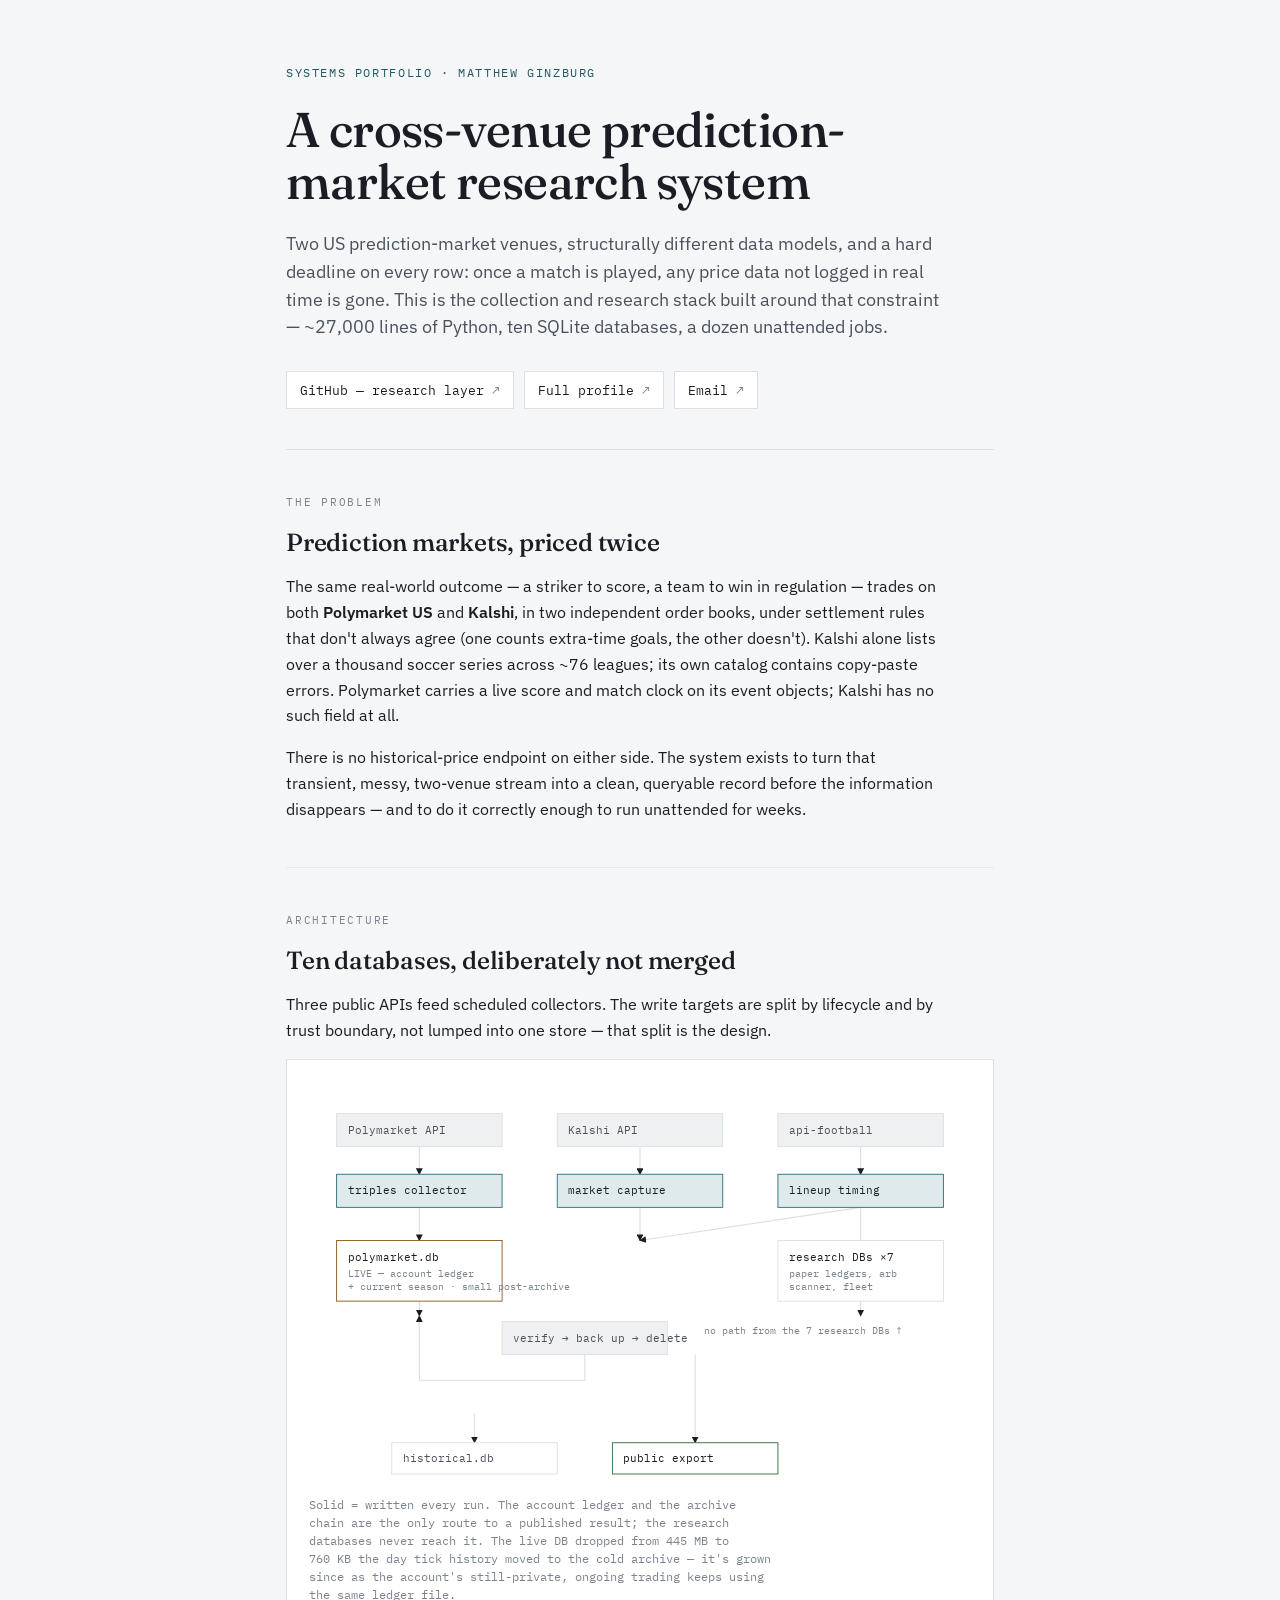
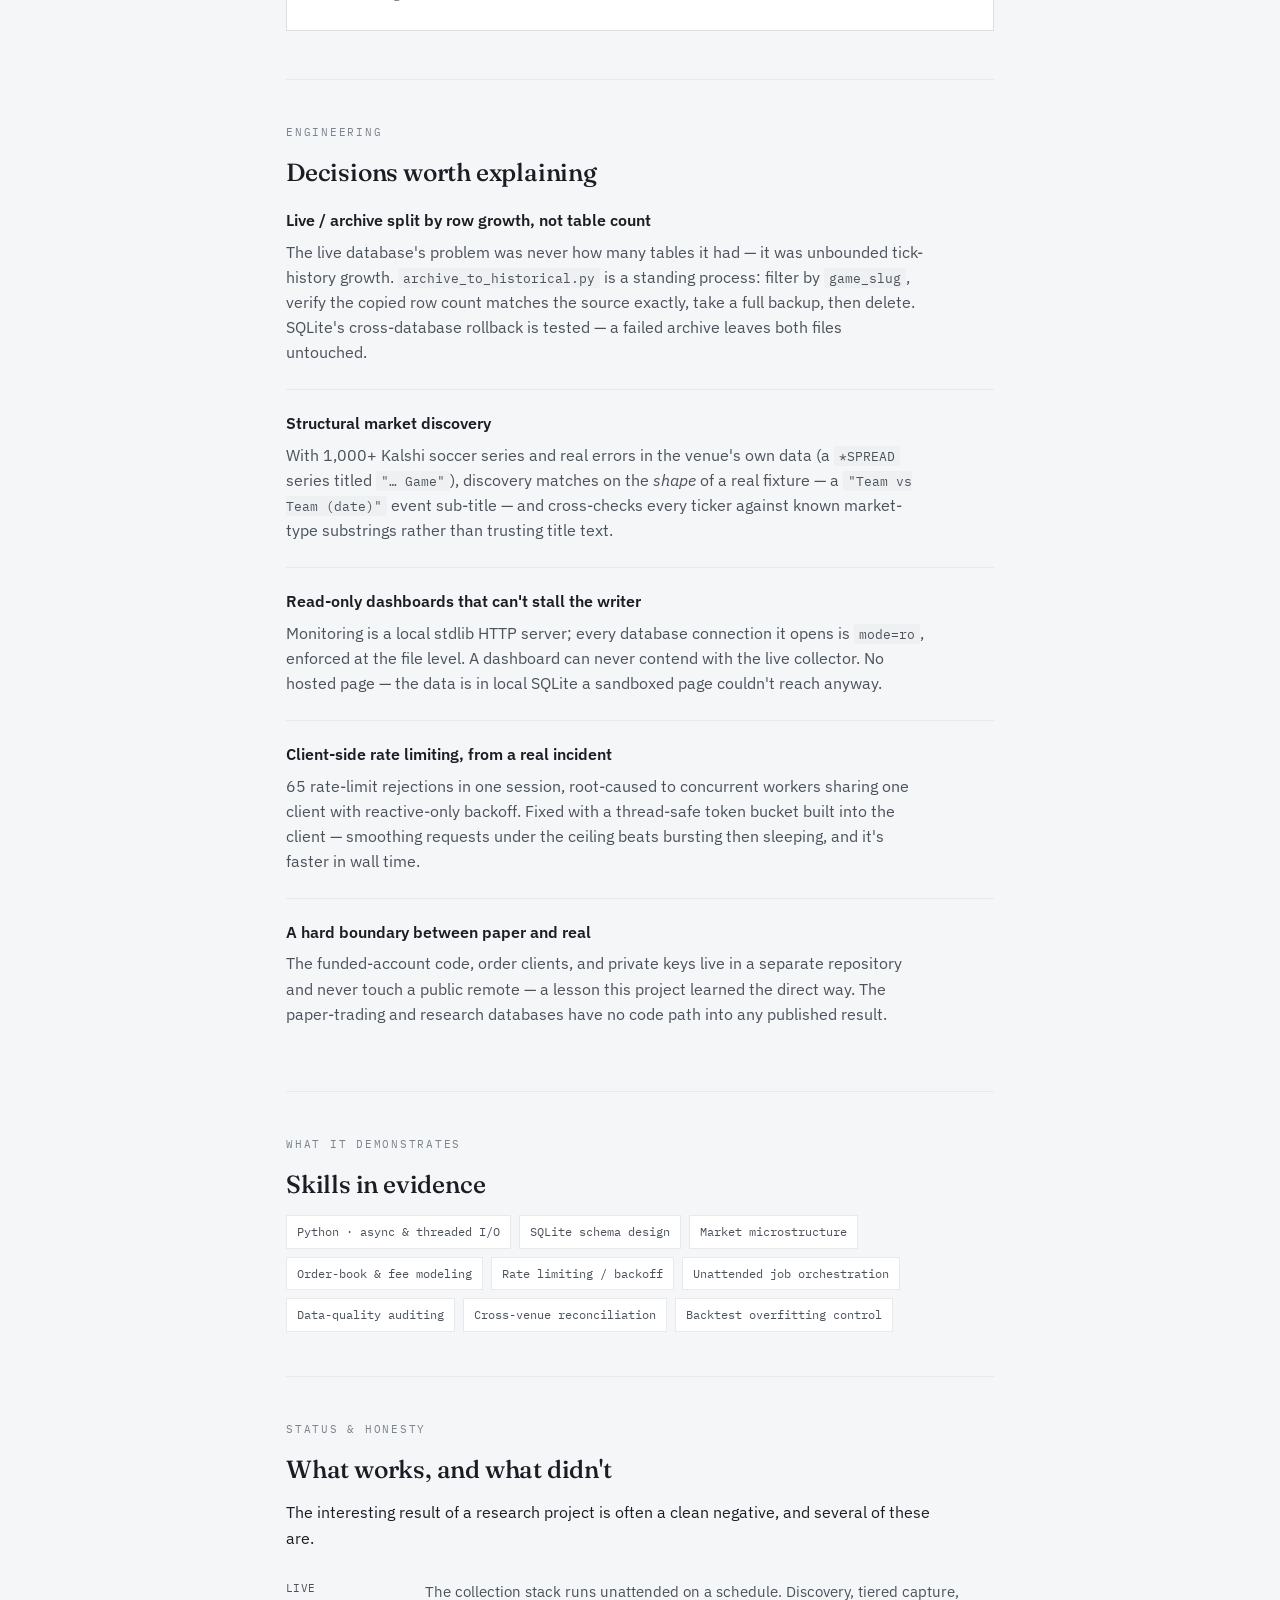
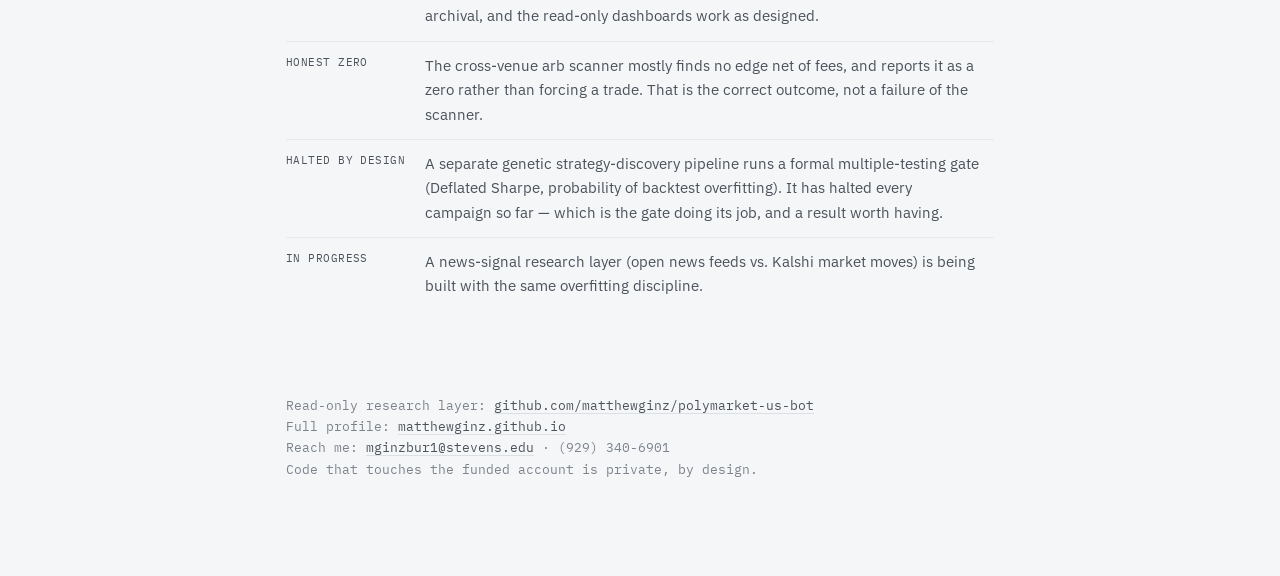
<file: polymarket.html>
<!DOCTYPE html>
<html lang="en">
<head>
<meta charset="UTF-8">
<meta name="viewport" content="width=device-width, initial-scale=1.0">
<meta name="description" content="A cross-venue prediction-market research system by Matthew Ginzburg.">
<title>Cross-Venue Prediction Markets</title>
<link rel="icon" type="image/png" href="assets/favicon.png">
<link rel="preconnect" href="https://fonts.googleapis.com">
<link rel="preconnect" href="https://fonts.gstatic.com" crossorigin>
<link rel="stylesheet" href="https://fonts.googleapis.com/css2?family=Fraunces:opsz,wght@9..144,400;9..144,500;9..144,600&family=IBM+Plex+Sans:wght@400;500;600&family=IBM+Plex+Mono:wght@400;500&display=swap">
<style>
  :root {
    --ground: #f5f6f7;
    --surface: #ffffff;
    --surface-2: #eef0f2;
    --ink: #1a1e24;
    --ink-2: #4a525c;
    --ink-3: #7b838d;
    --rule: #dcdfe3;
    --rule-soft: #e7e9ec;
    --accent: #2f6f7e;
    --accent-ink: #235863;
    --amber: #8a5a22;
    --amber-bg: #f2e8dc;
    --green: #35703f;
    --green-bg: #e3ede4;
    --accent-bg: #dfeaec;
    --serif: "Fraunces", Georgia, "Times New Roman", serif;
    --sans: "IBM Plex Sans", system-ui, -apple-system, "Segoe UI", sans-serif;
    --mono: "IBM Plex Mono", "SF Mono", "Cascadia Code", Consolas, monospace;
  }
  @media (prefers-color-scheme: dark) {
    :root:not([data-theme="light"]) {
      --ground: #12151b;
      --surface: #171b22;
      --surface-2: #1d222b;
      --ink: #e7e9ec;
      --ink-2: #a7aeb7;
      --ink-3: #767d87;
      --rule: #2a2f39;
      --rule-soft: #22262e;
      --accent: #63b4c4;
      --accent-ink: #7fc4d2;
      --amber: #d29a5f;
      --amber-bg: #2c2318;
      --green: #6bb277;
      --green-bg: #1a281c;
      --accent-bg: #16262b;
    }
  }
  :root[data-theme="dark"] {
    --ground: #12151b;
    --surface: #171b22;
    --surface-2: #1d222b;
    --ink: #e7e9ec;
    --ink-2: #a7aeb7;
    --ink-3: #767d87;
    --rule: #2a2f39;
    --rule-soft: #22262e;
    --accent: #63b4c4;
    --accent-ink: #7fc4d2;
    --amber: #d29a5f;
    --amber-bg: #2c2318;
    --green: #6bb277;
    --green-bg: #1a281c;
    --accent-bg: #16262b;
  }

  * { box-sizing: border-box; }
  html { -webkit-text-size-adjust: 100%; }
  body {
    margin: 0;
    background: var(--ground);
    color: var(--ink);
    font-family: var(--sans);
    font-size: 16px;
    line-height: 1.62;
    -webkit-font-smoothing: antialiased;
  }
  .wrap {
    max-width: 760px;
    margin: 0 auto;
    padding: 0 26px 96px;
  }

  /* ---- masthead ---- */
  header {
    padding: 64px 0 40px;
    border-bottom: 1px solid var(--rule);
  }
  .kicker {
    font-family: var(--mono);
    font-size: 11.5px;
    letter-spacing: 0.14em;
    text-transform: uppercase;
    color: var(--accent-ink);
    margin: 0 0 20px;
  }
  h1 {
    font-family: var(--serif);
    font-weight: 500;
    font-size: clamp(2.1rem, 5.4vw, 3.05rem);
    line-height: 1.08;
    letter-spacing: -0.012em;
    margin: 0 0 22px;
    text-wrap: balance;
  }
  .standfirst {
    font-size: 1.12rem;
    line-height: 1.55;
    color: var(--ink-2);
    max-width: 60ch;
    margin: 0 0 30px;
  }
  .chips { display: flex; flex-wrap: wrap; gap: 10px; }
  .chip {
    font-family: var(--mono);
    font-size: 12.5px;
    text-decoration: none;
    color: var(--ink);
    background: var(--surface);
    border: 1px solid var(--rule);
    padding: 8px 13px;
    display: inline-flex;
    align-items: center;
    gap: 8px;
    transition: border-color .15s, color .15s;
  }
  .chip:hover { border-color: var(--accent); color: var(--accent-ink); }
  .chip .arrow { color: var(--ink-3); }
  .chip:hover .arrow { color: var(--accent); }

  /* ---- sections ---- */
  section { padding: 44px 0; border-bottom: 1px solid var(--rule-soft); }
  section:last-of-type { border-bottom: none; }
  .eyebrow {
    font-family: var(--mono);
    font-size: 11px;
    letter-spacing: 0.16em;
    text-transform: uppercase;
    color: var(--ink-3);
    margin: 0 0 16px;
  }
  h2 {
    font-family: var(--serif);
    font-weight: 500;
    font-size: 1.55rem;
    line-height: 1.2;
    letter-spacing: -0.008em;
    margin: 0 0 16px;
    text-wrap: balance;
  }
  p { margin: 0 0 16px; max-width: 66ch; }
  p:last-child { margin-bottom: 0; }
  strong { font-weight: 600; }
  a.inline { color: var(--accent-ink); text-decoration: none; border-bottom: 1px solid var(--rule); }
  a.inline:hover { border-bottom-color: var(--accent); }
  code {
    font-family: var(--mono);
    font-size: 0.86em;
    background: var(--surface-2);
    padding: 1px 5px;
    border-radius: 2px;
  }

  /* ---- schematic ---- */
  .schematic {
    margin: 8px 0 4px;
    padding: 26px 22px;
    background: var(--surface);
    border: 1px solid var(--rule);
    overflow-x: auto;
  }
  .schematic svg { display: block; min-width: 640px; width: 100%; height: auto; font-family: var(--mono); }
  .cap {
    font-family: var(--mono);
    font-size: 12px;
    color: var(--ink-3);
    line-height: 1.5;
    margin-top: 14px;
  }

  /* ---- decision list ---- */
  .decisions { display: flex; flex-direction: column; gap: 4px; margin-top: 6px; }
  .decision {
    padding: 20px 0;
    border-top: 1px solid var(--rule-soft);
    display: grid;
    grid-template-columns: 1fr;
    gap: 6px;
  }
  .decision:first-child { border-top: none; padding-top: 4px; }
  .decision h3 {
    font-family: var(--sans);
    font-weight: 600;
    font-size: 1.02rem;
    margin: 0;
    color: var(--ink);
  }
  .decision p { color: var(--ink-2); font-size: 0.97rem; margin: 0; max-width: 64ch; }

  /* ---- skills strip ---- */
  .skills { display: flex; flex-wrap: wrap; gap: 8px; margin-top: 4px; }
  .skill {
    font-family: var(--mono);
    font-size: 12px;
    color: var(--ink-2);
    background: var(--surface);
    border: 1px solid var(--rule-soft);
    padding: 6px 10px;
  }

  /* ---- status table ---- */
  .status { width: 100%; border-collapse: collapse; margin-top: 6px; font-size: 0.94rem; }
  .status td { padding: 12px 12px 12px 0; border-bottom: 1px solid var(--rule-soft); vertical-align: top; color: var(--ink-2); }
  .status tr:last-child td { border-bottom: none; }
  .status td.tag {
    font-family: var(--mono);
    font-size: 11px;
    letter-spacing: 0.04em;
    text-transform: uppercase;
    white-space: nowrap;
    width: 1%;
    padding-right: 20px;
  }
  .t-live { color: var(--green); }
  .t-honest { color: var(--accent-ink); }
  .t-design { color: var(--amber); }

  footer {
    padding: 40px 0 0;
    font-family: var(--mono);
    font-size: 12.5px;
    color: var(--ink-3);
    line-height: 1.7;
  }
  footer a { color: var(--ink-2); text-decoration: none; border-bottom: 1px solid var(--rule); }
  footer a:hover { color: var(--accent-ink); border-bottom-color: var(--accent); }

  @media (prefers-reduced-motion: no-preference) {
    .reveal { opacity: 0; transform: translateY(10px); transition: opacity .5s ease, transform .5s ease; }
    .reveal.in { opacity: 1; transform: none; }
    .draw path { stroke-dasharray: 1; stroke-dashoffset: 1; }
    .draw.go path { animation: dash .9s ease forwards; }
    @keyframes dash { to { stroke-dashoffset: 0; } }
  }

  @media (max-width: 560px) {
    .wrap { padding: 0 18px 72px; }
    header { padding: 44px 0 32px; }
    section { padding: 36px 0; }
  }
</style>
</head>
<body>

<div class="wrap">

  <header>
    <p class="kicker">Systems portfolio · Matthew Ginzburg</p>
    <h1>A cross-venue prediction-market research system</h1>
    <p class="standfirst">
      Two US prediction-market venues, structurally different data models, and a
      hard deadline on every row: once a match is played, any price data not
      logged in real time is gone. This is the collection and research stack
      built around that constraint — ~27,000 lines of Python, ten SQLite
      databases, a dozen unattended jobs.
    </p>
    <div class="chips">
      <a class="chip" href="https://github.com/matthewginz/polymarket-us-bot" target="_blank" rel="noopener">
        GitHub — research layer <span class="arrow">↗</span>
      </a>
      <a class="chip" href="https://matthewginz.github.io">
        Full profile <span class="arrow">↗</span>
      </a>
      <a class="chip" href="mailto:mginzbur1@stevens.edu">
        Email <span class="arrow">↗</span>
      </a>
    </div>
  </header>

  <section class="reveal">
    <p class="eyebrow">The problem</p>
    <h2>Prediction markets, priced twice</h2>
    <p>
      The same real-world outcome — a striker to score, a team to win in regulation
      — trades on both <strong>Polymarket US</strong> and <strong>Kalshi</strong>,
      in two independent order books, under settlement rules that don't always
      agree (one counts extra-time goals, the other doesn't). Kalshi alone lists
      over a thousand soccer series across ~76 leagues; its own catalog contains
      copy-paste errors. Polymarket carries a live score and match clock on its
      event objects; Kalshi has no such field at all.
    </p>
    <p>
      There is no historical-price endpoint on either side. The system exists to
      turn that transient, messy, two-venue stream into a clean, queryable record
      before the information disappears — and to do it correctly enough to run
      unattended for weeks.
    </p>
  </section>

  <section class="reveal">
    <p class="eyebrow">Architecture</p>
    <h2>Ten databases, deliberately not merged</h2>
    <p>
      Three public APIs feed scheduled collectors. The write targets are split by
      lifecycle and by trust boundary, not lumped into one store — that split is
      the design.
    </p>
    <div class="schematic">
      <svg viewBox="0 0 720 430" role="img" aria-label="Three public APIs feed scheduled collectors, which write a small live database and several separate research databases. The live database plus a verify-and-archive step feed a cold archive and a single public export. The research databases have no path to the public export.">
        <defs>
          <marker id="ah" viewBox="0 0 8 8" refX="7" refY="4" markerWidth="6" markerHeight="6" orient="auto-start-reverse">
            <path d="M0 0 L8 4 L0 8 Z" fill="currentColor"></path>
          </marker>
        </defs>
        <g fill="none" stroke="var(--rule)" stroke-width="1.25" color="var(--ink-3)" class="draw">
          <path pathLength="1" d="M120 66 L120 96" marker-end="url(#ah)"></path>
          <path pathLength="1" d="M360 66 L360 96" marker-end="url(#ah)"></path>
          <path pathLength="1" d="M600 66 L600 96" marker-end="url(#ah)"></path>
          <path pathLength="1" d="M120 132 L120 168" marker-end="url(#ah)"></path>
          <path pathLength="1" d="M360 132 L360 168" marker-end="url(#ah)"></path>
          <path pathLength="1" d="M600 132 L360 168" marker-end="url(#ah)"></path>
          <path pathLength="1" d="M600 132 L600 250" marker-end="url(#ah)"></path>
          <path pathLength="1" d="M120 234 L120 250" marker-end="url(#ah)"></path>
          <path pathLength="1" d="M300 292 L300 320 L120 320 L120 250" marker-end="url(#ah)"></path>
          <path pathLength="1" d="M180 356 L180 388" marker-end="url(#ah)"></path>
          <path pathLength="1" d="M420 292 L420 388" marker-end="url(#ah)"></path>
        </g>

        <!-- APIs -->
        <g font-size="12" fill="var(--ink-2)">
          <rect x="30" y="30" width="180" height="36" fill="var(--surface-2)" stroke="var(--rule)"></rect>
          <text x="42" y="52">Polymarket API</text>
          <rect x="270" y="30" width="180" height="36" fill="var(--surface-2)" stroke="var(--rule)"></rect>
          <text x="282" y="52">Kalshi API</text>
          <rect x="510" y="30" width="180" height="36" fill="var(--surface-2)" stroke="var(--rule)"></rect>
          <text x="522" y="52">api-football</text>
        </g>

        <!-- collectors -->
        <g font-size="12" fill="var(--ink)">
          <rect x="30" y="96" width="180" height="36" fill="var(--accent-bg)" stroke="var(--accent)"></rect>
          <text x="42" y="118">triples collector</text>
          <rect x="270" y="96" width="180" height="36" fill="var(--accent-bg)" stroke="var(--accent)"></rect>
          <text x="282" y="118">market capture</text>
          <rect x="510" y="96" width="180" height="36" fill="var(--accent-bg)" stroke="var(--accent)"></rect>
          <text x="522" y="118">lineup timing</text>
        </g>

        <!-- live db -->
        <g font-size="12">
          <rect x="30" y="168" width="180" height="66" fill="var(--surface)" stroke="var(--amber)"></rect>
          <text x="42" y="190" fill="var(--ink)">polymarket.db</text>
          <text x="42" y="208" fill="var(--ink-3)" font-size="10.5">LIVE — account ledger</text>
          <text x="42" y="222" fill="var(--ink-3)" font-size="10.5">+ current season · small post-archive</text>

          <rect x="510" y="168" width="180" height="66" fill="var(--surface)" stroke="var(--rule)"></rect>
          <text x="522" y="190" fill="var(--ink)">research DBs ×7</text>
          <text x="522" y="208" fill="var(--ink-3)" font-size="10.5">paper ledgers, arb</text>
          <text x="522" y="222" fill="var(--ink-3)" font-size="10.5">scanner, fleet</text>
        </g>

        <!-- archive step -->
        <g font-size="12">
          <rect x="210" y="256" width="180" height="36" fill="var(--surface-2)" stroke="var(--rule)"></rect>
          <text x="222" y="278" fill="var(--ink-2)">verify → back up → delete</text>
        </g>

        <!-- outputs -->
        <g font-size="12">
          <rect x="90" y="388" width="180" height="34" fill="var(--surface)" stroke="var(--rule)"></rect>
          <text x="102" y="409" fill="var(--ink-2)">historical.db</text>
          <rect x="330" y="388" width="180" height="34" fill="var(--surface)" stroke="var(--green)"></rect>
          <text x="342" y="409" fill="var(--ink)">public export</text>
        </g>

        <text x="430" y="270" font-size="10.5" fill="var(--ink-3)">no path from the 7 research DBs ↑</text>
      </svg>
      <p class="cap">
        Solid = written every run. The account ledger and the archive chain are
        the only route to a published result; the research databases never reach
        it. The live DB dropped from 445&nbsp;MB to 760&nbsp;KB the day tick
        history moved to the cold archive — it's grown since as the account's
        still-private, ongoing trading keeps using the same ledger file.
      </p>
    </div>
  </section>

  <section class="reveal">
    <p class="eyebrow">Engineering</p>
    <h2>Decisions worth explaining</h2>
    <div class="decisions">
      <div class="decision">
        <h3>Live / archive split by row growth, not table count</h3>
        <p>
          The live database's problem was never how many tables it had — it was
          unbounded tick-history growth. <code>archive_to_historical.py</code> is a
          standing process: filter by <code>game_slug</code>, verify the copied
          row count matches the source exactly, take a full backup, then delete.
          SQLite's cross-database rollback is tested — a failed archive leaves
          both files untouched.
        </p>
      </div>
      <div class="decision">
        <h3>Structural market discovery</h3>
        <p>
          With 1,000+ Kalshi soccer series and real errors in the venue's own
          data (a <code>*SPREAD</code> series titled <code>"… Game"</code>),
          discovery matches on the <em>shape</em> of a real fixture — a
          <code>"Team vs Team (date)"</code> event sub-title — and cross-checks
          every ticker against known market-type substrings rather than trusting
          title text.
        </p>
      </div>
      <div class="decision">
        <h3>Read-only dashboards that can't stall the writer</h3>
        <p>
          Monitoring is a local stdlib HTTP server; every database connection it
          opens is <code>mode=ro</code>, enforced at the file level. A dashboard
          can never contend with the live collector. No hosted page — the data is
          in local SQLite a sandboxed page couldn't reach anyway.
        </p>
      </div>
      <div class="decision">
        <h3>Client-side rate limiting, from a real incident</h3>
        <p>
          65 rate-limit rejections in one session, root-caused to concurrent
          workers sharing one client with reactive-only backoff. Fixed with a
          thread-safe token bucket built into the client — smoothing requests
          under the ceiling beats bursting then sleeping, and it's faster in wall
          time.
        </p>
      </div>
      <div class="decision">
        <h3>A hard boundary between paper and real</h3>
        <p>
          The funded-account code, order clients, and private keys live in a
          separate repository and never touch a public remote — a lesson this
          project learned the direct way. The paper-trading and research
          databases have no code path into any published result.
        </p>
      </div>
    </div>
  </section>

  <section class="reveal">
    <p class="eyebrow">What it demonstrates</p>
    <h2>Skills in evidence</h2>
    <div class="skills">
      <span class="skill">Python · async &amp; threaded I/O</span>
      <span class="skill">SQLite schema design</span>
      <span class="skill">Market microstructure</span>
      <span class="skill">Order-book &amp; fee modeling</span>
      <span class="skill">Rate limiting / backoff</span>
      <span class="skill">Unattended job orchestration</span>
      <span class="skill">Data-quality auditing</span>
      <span class="skill">Cross-venue reconciliation</span>
      <span class="skill">Backtest overfitting control</span>
    </div>
  </section>

  <section class="reveal">
    <p class="eyebrow">Status &amp; honesty</p>
    <h2>What works, and what didn't</h2>
    <p>
      The interesting result of a research project is often a clean negative, and
      several of these are.
    </p>
    <table class="status">
      <tr>
        <td class="tag t-live">Live</td>
        <td>The collection stack runs unattended on a schedule. Discovery,
          tiered capture, archival, and the read-only dashboards work as designed.</td>
      </tr>
      <tr>
        <td class="tag t-honest">Honest zero</td>
        <td>The cross-venue arb scanner mostly finds no edge net of fees, and
          reports it as a zero rather than forcing a trade. That is the correct
          outcome, not a failure of the scanner.</td>
      </tr>
      <tr>
        <td class="tag t-honest">Halted by design</td>
        <td>A separate genetic strategy-discovery pipeline runs a formal
          multiple-testing gate (Deflated Sharpe, probability of backtest
          overfitting). It has halted every campaign so far — which is the gate
          doing its job, and a result worth having.</td>
      </tr>
      <tr>
        <td class="tag t-design">In progress</td>
        <td>A news-signal research layer (open news feeds vs. Kalshi market
          moves) is being built with the same overfitting discipline.</td>
      </tr>
    </table>
  </section>

  <footer>
    <p>
      Read-only research layer:
      <a href="https://github.com/matthewginz/polymarket-us-bot" target="_blank" rel="noopener">github.com/matthewginz/polymarket-us-bot</a><br>
      Full profile: <a href="https://matthewginz.github.io">matthewginz.github.io</a><br>
      Reach me: <a href="mailto:mginzbur1@stevens.edu">mginzbur1@stevens.edu</a> · (929) 340-6901<br>
      Code that touches the funded account is private, by design.
    </p>
  </footer>

</div>

<script>
  (function () {
    var reduce = matchMedia("(prefers-reduced-motion: reduce)").matches;
    if (reduce || !("IntersectionObserver" in window)) {
      document.querySelectorAll(".reveal").forEach(function (el) { el.classList.add("in"); });
      return;
    }
    var io = new IntersectionObserver(function (entries) {
      entries.forEach(function (e) {
        if (e.isIntersecting) { e.target.classList.add("in"); io.unobserve(e.target); }
      });
    }, { threshold: 0.12 });
    document.querySelectorAll(".reveal").forEach(function (el) { io.observe(el); });
    var draw = document.querySelector(".draw");
    if (draw) {
      var d2 = new IntersectionObserver(function (entries) {
        entries.forEach(function (e) { if (e.isIntersecting) { e.target.classList.add("go"); d2.unobserve(e.target); } });
      }, { threshold: 0.3 });
      d2.observe(draw);
    }
  })();
</script>

</body>
</html>
</file>
<file: css/site.css>
:root {
    --ground: #f3f2ef;
    --surface: #ffffff;
    --surface-2: #ebe9e5;
    --ink: #17181a;
    --ink-2: #52555c;
    --ink-3: #8b8f97;
    --rule: #dad7d1;
    --rule-soft: #e7e4de;
    --accent: #a8701a;
    --accent-ink: #7d5413;
    --accent-bg: #f2e2c4;
    --green: #2f7d4f;
    --green-bg: #dfeee4;
    --peak-top: #8f8a82;
    --peak-base: #d9d5ce;
    --snow: #fbfaf8;
    --chelsea: #034694;
    --chelsea-ink: #034694;
    --knicks: #006bb6;
    --knicks-ink: #005a9c;
    --knicks-orange: #f58426;
    --felt: #2e7d52;
    --felt-ink: #23613f;
    --rail: #6b4a2f;
    --mono: "IBM Plex Mono", "SF Mono", Consolas, monospace;
    --sans: "Instrument Sans", system-ui, -apple-system, "Segoe UI", sans-serif;
  }
  @media (prefers-color-scheme: dark) {
    :root:not([data-theme="light"]) {
      --ground: #0c0d10;
      --surface: #131418;
      --surface-2: #1a1b20;
      --ink: #ebebec;
      --ink-2: #9a9da3;
      --ink-3: #5c5f66;
      --rule: #24262c;
      --rule-soft: #1c1e23;
      --accent: #e0a94a;
      --accent-ink: #f0bd6a;
      --accent-bg: #2a2013;
      --green: #56b57e;
      --green-bg: #17251c;
      --peak-top: #3a3d45;
      --peak-base: #16171b;
      --snow: #e6e8ee;
      --chelsea: #2f6fd6;
      --chelsea-ink: #7aa7f0;
      --knicks: #1f86d6;
      --knicks-ink: #6fb4ee;
      --felt: #1f5e3f;
      --felt-ink: #6cc394;
      --rail: #3b2a1c;
    }
  }
  :root[data-theme="dark"] {
    --ground: #0c0d10;
    --surface: #131418;
    --surface-2: #1a1b20;
    --ink: #ebebec;
    --ink-2: #9a9da3;
    --ink-3: #5c5f66;
    --rule: #24262c;
    --rule-soft: #1c1e23;
    --accent: #e0a94a;
    --accent-ink: #f0bd6a;
    --accent-bg: #2a2013;
    --green: #56b57e;
    --green-bg: #17251c;
    --peak-top: #3a3d45;
    --peak-base: #16171b;
    --snow: #e6e8ee;
    --chelsea: #2f6fd6;
    --chelsea-ink: #7aa7f0;
    --knicks: #1f86d6;
    --knicks-ink: #6fb4ee;
    --felt: #1f5e3f;
    --felt-ink: #6cc394;
    --rail: #3b2a1c;
  }

  * { box-sizing: border-box; }
  html { -webkit-text-size-adjust: 100%; }
  body {
    margin: 0;
    background: var(--ground);
    color: var(--ink);
    font-family: var(--sans);
    font-size: 15.5px;
    line-height: 1.6;
    -webkit-font-smoothing: antialiased;
    background-image: radial-gradient(circle, var(--rule) 1px, transparent 1px);
    background-size: 26px 26px;
    background-position: -10px -10px;
  }
  a { color: inherit; }
  code, .mono { font-family: var(--mono); }

  .rail {
    position: fixed;
    left: 18px;
    top: 50%;
    transform: translateY(-50%);
    display: flex;
    flex-direction: column;
    gap: 10px;
    z-index: 5;
  }
  .rail .dot {
    width: 6px; height: 6px; border-radius: 50%;
    background: var(--rule);
    transition: background .25s ease, transform .25s ease;
  }
  .rail .dot.active { background: var(--accent); transform: scale(1.7); }
  @media (max-width: 900px) { .rail { display: none; } }

  .topbar-shell {
    position: sticky;
    top: env(safe-area-inset-top, 0px);
    z-index: 20;
    background: color-mix(in srgb, var(--ground) 86%, transparent);
    backdrop-filter: blur(10px);
    border-bottom: 1px solid var(--rule-soft);
  }
  .topbar {
    max-width: 1080px;
    margin: 0 auto;
    padding: 16px 24px;
    display: flex;
    align-items: center;
    justify-content: space-between;
    font-family: var(--mono);
    font-size: 12.5px;
  }
  .topbar .who { display: flex; align-items: center; gap: 9px; color: var(--ink-2); }
  .topbar .who b { color: var(--ink); font-weight: 600; }
  .live-dot { width: 6px; height: 6px; border-radius: 50%; background: var(--green); flex: none; }
  .topbar nav { display: flex; align-items: center; gap: 18px; }
  .topbar nav a { text-decoration: none; color: var(--ink-2); transition: color .15s; }
  .topbar nav a:hover { color: var(--accent-ink); }
  .theme-btn {
    font-family: var(--mono); font-size: 12px; color: var(--ink-2);
    background: var(--surface); border: 1px solid var(--rule); border-radius: 999px;
    padding: 5px 11px; cursor: pointer; display: flex; align-items: center; gap: 6px;
  }
  .theme-btn:hover { border-color: var(--accent); color: var(--accent-ink); }
  @media (max-width: 600px) {
    .topbar { padding: 14px 16px; }
    .topbar nav { gap: 12px; }
  }
  @media (max-width: 380px) {
    .theme-btn #themeLabel { display: none; }
    .topbar nav { gap: 10px; }
  }

  .wrap { max-width: 1080px; margin: 0 auto; padding: 48px 24px 160px; position: relative; }

  svg.connectors { position: absolute; inset: 0; width: 100%; height: 100%; pointer-events: none; overflow: visible; }
  svg.connectors path {
    fill: none; stroke: var(--accent); stroke-width: 1.6;
    stroke-linejoin: round; stroke-linecap: round;
    opacity: .65;
    filter: drop-shadow(0 0 2px color-mix(in srgb, var(--accent) 55%, transparent));
    stroke-dasharray: 1400; stroke-dashoffset: 1400;
    transition: stroke-dashoffset .9s ease;
  }
  svg.connectors path.go {
    stroke-dashoffset: 0;
    animation: mg-settle 2.2s ease-out forwards;
  }
  @keyframes mg-settle {
    0% { opacity: 1; filter: drop-shadow(0 0 8px color-mix(in srgb, var(--accent) 85%, transparent)); }
    100% { opacity: .38; filter: drop-shadow(0 0 1px color-mix(in srgb, var(--accent) 35%, transparent)); }
  }
  svg.connectors path.go.settled { animation: none; opacity: .38; filter: drop-shadow(0 0 1px color-mix(in srgb, var(--accent) 35%, transparent)); }
  svg.connectors circle { fill: var(--ground); stroke: var(--rule); stroke-width: 1.25; }
  svg.connectors circle.active { fill: var(--accent); stroke: var(--accent); }
  svg.connectors path.current-line {
    fill: none; stroke: var(--accent-ink); stroke-width: 2.2; stroke-linecap: round;
    opacity: .95;
    filter: drop-shadow(0 0 4px var(--accent)) drop-shadow(0 0 9px color-mix(in srgb, var(--accent) 65%, transparent));
  }
  @media (prefers-reduced-motion: reduce) {
    svg.connectors path { stroke-dashoffset: 0; transition: none; }
    svg.connectors path.go { animation: none; opacity: .8; }
  }

  section.node { position: relative; z-index: 1; }
  section.node + section.node { margin-top: 96px; }
  .section-label + section.node { margin-top: 0; }

  section.node.side-l .card, section.node.side-r .card { width: 100%; max-width: 660px; }
  section.node.side-l { display: flex; justify-content: flex-start; }
  section.node.side-r { display: flex; justify-content: flex-end; }
  @media (max-width: 900px) {
    section.node.side-l, section.node.side-r { display: block; }
    section.node.side-l .card, section.node.side-r .card { max-width: 100%; }
  }

  .section-label {
    display: flex; align-items: center; gap: 12px;
    font-family: var(--mono); font-size: 11px; letter-spacing: .14em; text-transform: uppercase;
    color: var(--ink-3); margin: 64px 0 18px;
  }
  .section-label::after { content: ""; flex: 1; height: 1px; background: var(--rule-soft); }
  .section-label .count { color: var(--ink-2); }

  .card {
    background: var(--surface);
    border: 1px solid var(--rule);
    border-radius: 8px;
    padding: 30px 32px;
    transition: opacity .5s ease, transform .5s ease, border-color .2s ease, box-shadow .2s ease;
  }
  .js .card { opacity: 0; transform: translateY(14px); }
  .js .card.in { opacity: 1; transform: none; }
  .card:hover { border-color: var(--accent); box-shadow: 0 0 0 1px var(--accent); }

  .card.live-glow {
    border-color: color-mix(in srgb, var(--green) 55%, var(--rule));
    animation: mg-live-flash 2.2s ease-in-out infinite;
  }
  .card.live-glow:hover {
    animation-play-state: paused;
    border-color: var(--accent);
    box-shadow: 0 0 0 1px var(--accent);
  }
  @keyframes mg-live-flash {
    0%, 100% { box-shadow: 0 0 0 1px color-mix(in srgb, var(--green) 45%, transparent); }
    50% { box-shadow: 0 0 0 1px var(--green), 0 0 16px 2px color-mix(in srgb, var(--green) 60%, transparent); }
  }

  @media (prefers-reduced-motion: reduce) {
    .js .card { opacity: 1; transform: none; }
    .card.live-glow {
      animation: none;
      border-color: var(--green);
      box-shadow: 0 0 0 1px color-mix(in srgb, var(--green) 40%, transparent);
    }
  }
  @media (max-width: 560px) { .card { padding: 22px 20px; } }

  .card-head {
    display: flex; align-items: flex-start; justify-content: space-between; gap: 14px;
    font-family: var(--mono); font-size: 11.5px; color: var(--ink-3);
    margin-bottom: 18px; flex-wrap: wrap;
  }
  .card-head .tag {
    display: inline-flex; align-items: center; gap: 7px;
    text-transform: uppercase; letter-spacing: .05em; color: var(--ink-2);
  }
  .card-head .tag .sq { width: 7px; height: 7px; background: var(--accent); flex: none; }
  .card-head .id { color: var(--ink-3); }
  .card-head .meta { text-align: right; color: var(--ink-3); white-space: nowrap; }

  .badge {
    font-family: var(--mono); font-size: 11px; padding: 3px 9px; border-radius: 999px;
    border: 1px solid var(--rule); color: var(--ink-2); white-space: nowrap;
  }
  .badge.live { color: var(--green); border-color: color-mix(in srgb, var(--green) 45%, var(--rule)); background: var(--green-bg); }
  .badge.amber { color: var(--accent-ink); border-color: color-mix(in srgb, var(--accent) 45%, var(--rule)); background: var(--accent-bg); }

  h1 { font-family: var(--sans); font-weight: 700; font-size: clamp(2rem, 5.6vw, 2.9rem); letter-spacing: -.01em; margin: 0 0 18px; text-wrap: balance; }
  .standfirst { font-size: 1.04rem; color: var(--ink-2); max-width: 56ch; margin: 0 0 20px; }
  .standfirst b { color: var(--ink); font-weight: 600; }

  .metarow { display: flex; flex-wrap: wrap; gap: 6px 20px; font-family: var(--mono); font-size: 12.5px; color: var(--ink-3); margin-bottom: 16px; }
  .metarow span { display: inline-flex; align-items: center; gap: 7px; }
  .status-line { display: flex; align-items: center; gap: 8px; font-family: var(--mono); font-size: 12.5px; color: var(--ink-2); margin-bottom: 22px; }

  .btnrow { display: flex; flex-wrap: wrap; gap: 10px; }
  .btn {
    display: inline-flex; align-items: center; gap: 8px;
    font-family: var(--mono); font-size: 12.5px; text-decoration: none;
    padding: 9px 15px; border-radius: 999px; border: 1px solid var(--rule);
    background: var(--surface); color: var(--ink); cursor: pointer;
    transition: border-color .15s, color .15s, background .15s;
  }
  .btn:hover { border-color: var(--accent); color: var(--accent-ink); }
  .btn.primary { background: var(--accent); border-color: var(--accent); color: #1a1305; font-weight: 600; }
  .btn.primary:hover { background: var(--accent-ink); border-color: var(--accent-ink); color: #1a1305; }
  .btn svg { width: 14px; height: 14px; flex: none; }

  .hero-grid { display: grid; grid-template-columns: 1.15fr 1fr; gap: 30px; align-items: start; margin-top: 26px; }
  @media (max-width: 720px) { .hero-grid { grid-template-columns: 1fr; } }

  .codepanel {
    background: var(--surface-2); border: 1px solid var(--rule-soft); border-radius: 6px;
    padding: 16px 18px; font-family: var(--mono); font-size: 12.5px; line-height: 1.85; color: var(--ink-2);
  }
  .codepanel .k { color: var(--ink-3); }
  .codepanel .v { color: var(--ink); }
  .codepanel .v.amber { color: var(--accent-ink); font-weight: 600; }
  .codepanel .cmt { color: var(--ink-3); margin-top: 8px; display: block; }

  .chiprow { display: flex; flex-wrap: wrap; gap: 7px; margin-top: 14px; }
  .chip {
    font-family: var(--mono); font-size: 11.5px; color: var(--ink-2);
    border: 1px solid var(--rule-soft); background: var(--surface); border-radius: 5px;
    padding: 5px 9px;
  }


  h2.ctitle { font-family: var(--sans); font-weight: 700; font-size: 1.4rem; margin: 0; letter-spacing: -.005em; }
  .ctitle-row { display: flex; align-items: baseline; gap: 10px; flex-wrap: wrap; margin-bottom: 12px; }
  .ctitle-row .sub { color: var(--ink-3); font-size: .92rem; }
  .card p.body { color: var(--ink-2); margin: 0 0 18px; max-width: 62ch; }
  .card p.body:last-child { margin-bottom: 0; }
  .card p.body code { background: var(--surface-2); padding: 1px 5px; border-radius: 3px; font-size: .92em; }

  .metrics { display: grid; grid-template-columns: repeat(4, 1fr); border: 1px solid var(--rule-soft); border-radius: 6px; overflow: hidden; margin-bottom: 16px; }
  .metrics div { padding: 13px 14px; border-left: 1px solid var(--rule-soft); }
  .metrics div:first-child { border-left: none; }
  .metrics .lbl { display: block; font-family: var(--mono); font-size: 10px; letter-spacing: .06em; text-transform: uppercase; color: var(--ink-3); margin-bottom: 6px; }
  .metrics .val { font-family: var(--sans); font-weight: 600; font-size: .98rem; color: var(--ink); }
  .metrics .val.amber { color: var(--accent-ink); }
  @media (max-width: 620px) { .metrics { grid-template-columns: repeat(2, 1fr); } .metrics div:nth-child(3) { border-left: none; } }

  .linkrow { display: flex; align-items: center; gap: 14px; flex-wrap: wrap; }
  details.more { margin: 0; }
  details.more > summary { list-style: none; cursor: pointer; font-family: var(--mono); font-size: 12px; color: var(--ink-3); display: flex; align-items: center; gap: 4px; }
  details.more > summary::-webkit-details-marker { display: none; }
  details.more > summary svg { width: 11px; height: 11px; transition: transform .15s; }
  details.more[open] > summary svg { transform: rotate(90deg); }
  details.more .more-body { padding-top: 10px; color: var(--ink-2); font-size: .92rem; max-width: 60ch; }

  .kv { display: flex; flex-direction: column; }
  .kv .row { display: flex; justify-content: space-between; gap: 12px; padding: 9px 0; border-top: 1px solid var(--rule-soft); font-size: .95rem; }
  .kv .row:first-of-type { border-top: none; }
  .kv .row .l { color: var(--ink-2); }
  .kv .row .r { font-family: var(--mono); color: var(--ink); text-align: right; }
  .kv .row .r b { color: var(--accent-ink); }
  .kv .row .l a { font-family: var(--mono); font-size: .78em; color: var(--accent-ink); text-decoration: none; margin-left: 6px; white-space: nowrap; }
  .kv .row .l a:hover { text-decoration: underline; }

  .stackgroup { margin-bottom: 22px; }
  .stackgroup:last-child { margin-bottom: 0; }
  .stackgroup h3 { font-family: var(--mono); font-size: 10.5px; letter-spacing: .08em; text-transform: uppercase; color: var(--ink-3); margin: 0 0 10px; font-weight: 500; }

  .contact-row { display: flex; align-items: center; gap: 14px; flex-wrap: wrap; margin-bottom: 18px; }
  .email-box {
    font-family: var(--mono); font-size: 13px; color: var(--ink);
    border: 1px solid var(--rule); border-radius: 6px; padding: 9px 13px;
    display: flex; align-items: center; gap: 10px; background: var(--surface-2);
  }
  .copy-btn { background: none; border: none; color: var(--ink-3); font-family: var(--mono); font-size: 12px; display: flex; align-items: center; gap: 5px; cursor: pointer; padding: 0; }
  .copy-btn:hover { color: var(--accent-ink); }
  .copy-btn svg { width: 13px; height: 13px; }
  .phone { font-family: var(--mono); font-size: 12.5px; color: var(--ink-3); }
  hr.rule { border: none; border-top: 1px solid var(--rule-soft); margin: 22px 0; }
  .interest-line { font-size: .92rem; color: var(--ink-2); margin: 0 0 8px; }
  .interest-line b { color: var(--ink); font-weight: 600; }

  footer.kbdhint {
    text-align: center; font-family: var(--mono); font-size: 11.5px; color: var(--ink-3);
    padding: 50px 24px 10px; display: flex; justify-content: center; gap: 8px; flex-wrap: wrap;
  }
  kbd {
    font-family: var(--mono); border: 1px solid var(--rule); border-radius: 4px;
    padding: 1px 6px; background: var(--surface); font-size: 11px;
  }

  /* ---- off the clock (hobbies) ---- */
  .hobby-grid { display: grid; grid-template-columns: 1.55fr 1fr; gap: 14px; }
  @media (max-width: 760px) { .hobby-grid { grid-template-columns: 1fr; } }
  .hobby {
    position: relative; overflow: hidden;
    background: var(--surface-2); border: 1px solid var(--rule-soft); border-radius: 6px;
    padding: 16px 18px;
    transition: border-color .2s ease, box-shadow .2s ease;
  }
  .hobby > * { position: relative; }
  .hobby-label {
    display: flex; justify-content: space-between; gap: 10px;
    font-family: var(--mono); font-size: 10.5px; letter-spacing: .08em; text-transform: uppercase; color: var(--ink-3);
  }
  .hobby-name { font-weight: 700; font-size: 1.3rem; letter-spacing: -.005em; margin: 8px 0 2px; }
  .hobby-sub { font-family: var(--mono); font-size: 11.5px; color: var(--ink-3); }

  /* skiing: skyline + legend */
  .hobby.ski { grid-row: span 2; display: flex; flex-direction: column; }
  .hobby.ski:hover { border-color: var(--accent); box-shadow: 0 0 0 1px var(--accent); }
  .ski-readout { font-family: var(--mono); font-size: 12.5px; color: var(--ink); margin: 10px 0 4px; min-height: 1.6em; }
  .ski-readout .tri { color: var(--accent); font-size: 10px; }
  .ski-map { width: 100%; height: auto; display: block; margin-top: auto; overflow: visible; }
  .ski-map .rock-top { stop-color: var(--peak-top); }
  .ski-map .rock-base { stop-color: var(--peak-base); }
  .ski-map .rock { fill: url(#rockGrad); stroke: var(--surface-2); stroke-width: 1.5; stroke-linejoin: round; transition: stroke .25s ease; }
  .ski-map .snowcap { fill: var(--snow); opacity: .92; }
  .ski-map .elev { font-family: var(--mono); font-size: 7.5px; fill: var(--ink-2); transition: fill .25s ease, opacity .3s ease; }
  .ski-map .peak.on .elev { fill: var(--accent-ink); font-weight: 600; }
  .ski-map .scale-guides line { stroke: var(--rule); stroke-width: .6; stroke-dasharray: 2 3; }
  .ski-map .scale-guides text { font-family: var(--mono); font-size: 6.5px; fill: var(--ink-3); }
  .ski-map .ground { stroke: var(--rule); stroke-width: 1; }
  .ski-map .peak { cursor: pointer; transition: opacity .3s ease; }
  .ski-map .pin { fill: var(--accent); stroke: var(--surface-2); stroke-width: 1.5; transform-box: fill-box; transform-origin: center; transition: transform .25s ease; }
  .ski-map .pin-ring { fill: none; stroke: var(--accent); stroke-width: 1.2; opacity: 0; transform-box: fill-box; transform-origin: center; }
  .ski-map.has-on .peak:not(.on) { opacity: .45; }
  .ski-map .peak.on .rock { stroke: var(--accent); }
  .ski-map .peak.on .pin { transform: scale(1.5); }
  .ski-map .peak.on .pin-ring { animation: mg-ping 1.8s ease-out infinite; }
  @keyframes mg-ping {
    0% { opacity: .9; transform: scale(.5); }
    100% { opacity: 0; transform: scale(2.2); }
  }
  .ski-list { list-style: none; margin: 12px 0 0; padding: 0; display: grid; grid-template-columns: repeat(auto-fill, minmax(190px, 1fr)); gap: 2px 18px; }
  .ski-list li {
    display: flex; align-items: baseline; gap: 8px; padding: 5px 6px; margin: 0 -6px;
    border-radius: 4px; cursor: pointer; font-size: .9rem; transition: background .2s ease;
  }
  .ski-list li:focus-visible { outline: 2px solid var(--accent); outline-offset: 0; }
  .ski-list li.on { background: var(--accent-bg); }
  .ski-list li.on b { color: var(--accent-ink); }
  .ski-list .cc { font-family: var(--mono); font-size: 10px; color: var(--ink-3); border: 1px solid var(--rule); border-radius: 3px; padding: 0 4px; }
  .ski-list b { font-weight: 600; color: var(--ink); }
  .ski-list .rg { font-family: var(--mono); font-size: 11px; color: var(--ink-3); margin-left: auto; white-space: nowrap; }
  .ski-list b { white-space: nowrap; }

  .snow { position: absolute !important; inset: 0; pointer-events: none; overflow: hidden; }
  .snow i {
    position: absolute; top: -8px; border-radius: 50%; background: var(--snow);
    opacity: .55; animation: mg-snow linear infinite;
  }
  @keyframes mg-snow {
    0% { transform: translate(0, 0); }
    50% { transform: translate(10px, 190px); }
    100% { transform: translate(-6px, 380px); }
  }

  /* team tiles */
  .hobby.team {
    --team: var(--accent); --team-ink: var(--accent-ink); --team-2: var(--accent);
    background: linear-gradient(135deg, color-mix(in srgb, var(--team) 16%, var(--surface-2)), var(--surface-2) 65%);
    padding-top: 19px;
  }
  .hobby.team::before {
    content: ""; position: absolute; left: 0; right: 0; top: 0; height: 3px;
    background: linear-gradient(90deg, var(--team) 0 62%, var(--team-2) 62% 100%);
  }
  .hobby.team .hobby-name { color: var(--team-ink); }
  .hobby.team:hover {
    border-color: var(--team);
    box-shadow: 0 0 0 1px var(--team), 0 0 22px -4px color-mix(in srgb, var(--team) 55%, transparent);
  }
  .hobby.chelsea { --team: var(--chelsea); --team-ink: var(--chelsea-ink); --team-2: #ffffff; }
  .hobby.knicks { --team: var(--knicks); --team-ink: var(--knicks-ink); --team-2: var(--knicks-orange); }

  .field { width: 100%; height: auto; display: block; margin-top: 12px; }
  .field rect, .field line, .field circle, .field path { fill: none; stroke: color-mix(in srgb, var(--team) 45%, var(--rule)); stroke-width: 1; }
  .field .goal { stroke: var(--ink-3); }
  .field .board { stroke: var(--ink-2); stroke-width: 1.6; }
  .field .hoop { stroke: var(--knicks-orange); stroke-width: 1.4; }
  .field .ball { stroke: none; }
  .chelsea .field .ball { fill: var(--ink); }
  .knicks .field .ball { fill: var(--knicks-orange); }
  .field .goal.score, .field .hoop.score { stroke: #fff; stroke-width: 2; }

  /* pass-and-score plays */
  .play { overflow: visible; }
  .play .player { cursor: pointer; }
  .play .player .hit { fill: transparent; stroke: none; }
  .play .player .body { fill: var(--team); stroke: var(--team-2); stroke-width: 1.2; }
  .play .player:hover .body { stroke: var(--ink); stroke-width: 1.6; }
  .play .pnum { font-family: var(--mono); font-weight: 700; font-size: 4.6px; fill: #fff; pointer-events: none; }
  .play .ptag, .play .pflash {
    fill: #fff; stroke: rgba(0, 0, 0, .72); paint-order: stroke; pointer-events: none; opacity: 0;
  }
  .play .ptag { font-family: var(--mono); font-size: 6.5px; stroke-width: 2px; transition: opacity .15s ease; }
  .play .ptag.on { opacity: 1; }
  .play .pflash {
    font-family: var(--sans); font-weight: 700; font-size: 12px; letter-spacing: .02em; stroke-width: 2.6px;
    transform-box: fill-box; transform-origin: center;
  }
  .play .pflash.go { animation: mg-flash 1.5s ease-out forwards; }
  @keyframes mg-flash {
    0% { opacity: 0; transform: scale(.85); }
    12% { opacity: 1; transform: scale(1.08); }
    25% { transform: scale(1); }
    75% { opacity: 1; }
    100% { opacity: 0; transform: scale(1); }
  }

  /* poker table */
  .hobby.poker {
    --team: var(--felt); --team-ink: var(--felt-ink); --team-2: #c0392b;
    grid-column: 1 / -1;
    display: grid; grid-template-columns: minmax(190px, 1fr) minmax(0, 2.4fr); gap: 10px 26px; align-items: center;
  }
  @media (max-width: 760px) { .hobby.poker { grid-template-columns: 1fr; } }
  .streets { list-style: none; margin: 14px 0 0; padding: 0; display: flex; flex-wrap: wrap; gap: 6px; }
  .streets li {
    font-family: var(--mono); font-size: 10px; letter-spacing: .06em; text-transform: uppercase; color: var(--ink-3);
    border: 1px solid var(--rule); border-radius: 999px; padding: 2px 8px;
    transition: color .2s ease, border-color .2s ease, background .2s ease;
  }
  .streets li.on { color: var(--team-ink); border-color: var(--team); background: color-mix(in srgb, var(--team) 14%, transparent); }
  .felt-table { width: 100%; height: auto; max-height: 300px; display: block; overflow: visible; }
  .felt-table .pk-rail { fill: var(--rail); }
  .felt-table .pk-felt { fill: var(--felt); stroke: color-mix(in srgb, #000 25%, var(--felt)); stroke-width: 1; }
  .pk-board-slots rect { fill: none; stroke: rgba(255, 255, 255, .2); stroke-width: .6; stroke-dasharray: 2 2; }
  .pk-body { stroke: rgba(0, 0, 0, .3); stroke-width: .5; }
  .pk-face { fill: #e2b690; }
  .pk-ring { fill: none; stroke: transparent; stroke-width: 1.4; transition: stroke .3s ease; }
  .pk-player { transition: opacity .4s ease; }
  .pk-player.acting .pk-ring { stroke: var(--accent); }
  .pk-player.folded { opacity: .45; }
  .pk-hand .palm, .pk-hand .finger, .pk-hand .thumb { fill: #e2b690; stroke: #9c6b4a; stroke-width: .35; }
  .pk-say {
    font-family: var(--mono); font-weight: 600; font-size: 5.4px; fill: #fff;
    stroke: rgba(0, 0, 0, .75); stroke-width: 1.6px; paint-order: stroke; opacity: 0; pointer-events: none;
  }
  .pk-say.show { animation: mg-say 3s ease-out forwards; }
  @keyframes mg-say { 0% { opacity: 0; } 10% { opacity: 1; } 80% { opacity: 1; } 100% { opacity: 0; } }
  .pk-card rect { fill: #fbfaf7; stroke: #bdb7ad; stroke-width: .5; }
  .pk-card text { font-family: var(--mono); font-weight: 600; font-size: 6px; fill: #17181a; }
  .pk-card.red text { fill: #c0392b; }
  .pk-card.back rect, .pk-half rect { fill: #a93434; stroke: #f3ece2; stroke-width: .8; }
  .pk-card.back text { display: none; }
  .pk-card.mucked { opacity: .35; }
  .pk-chip { stroke: rgba(0, 0, 0, .35); stroke-width: .45; }
  .pk-chip.c0 { fill: #e0a94a; }
  .pk-chip.c1 { fill: #c0392b; }
  .pk-chip.c2 { fill: #f4f2ee; }
  .pk-chip.c3 { fill: #2f6fd6; }
  .pk-button circle { fill: #f4f2ee; stroke: #17181a; stroke-width: .5; }
  .pk-button text { font-family: var(--mono); font-weight: 700; font-size: 4.2px; fill: #17181a; }

  @media (prefers-reduced-motion: reduce) {
    .ski-map .peak.on .pin-ring { animation: none; opacity: .6; transform: scale(1.4); }
  }

  /* ---- focus-visible ---- */
  a:focus-visible,
  button:focus-visible,
  summary:focus-visible {
    outline: 2px solid var(--accent);
    outline-offset: 2px;
    border-radius: 3px;
  }
  .theme-btn:focus-visible,
  .btn:focus-visible,
  .copy-btn:focus-visible {
    outline: 2px solid var(--accent);
    outline-offset: 2px;
  }

  /* ---- first-visit keyboard hint toast ---- */
  .hint-toast {
    position: fixed;
    left: 50%;
    bottom: 22px;
    transform: translate(-50%, 0);
    z-index: 30;
    display: flex;
    align-items: center;
    gap: 12px;
    font-family: var(--mono);
    font-size: 12px;
    color: var(--ink-2);
    background: var(--surface);
    border: 1px solid var(--rule);
    border-radius: 999px;
    padding: 9px 16px;
    box-shadow: 0 8px 24px rgba(0, 0, 0, .25);
    opacity: 0;
    transition: opacity .4s ease, transform .4s ease;
    pointer-events: none;
  }
  .hint-toast.show { opacity: 1; transform: translate(-50%, -6px); pointer-events: auto; }
  .hint-toast button {
    background: none; border: none; color: var(--ink-3); cursor: pointer;
    font-family: var(--mono); font-size: 13px; line-height: 1; padding: 2px;
  }
  .hint-toast button:hover { color: var(--accent-ink); }
  @media (max-width: 560px) { .hint-toast { font-size: 11px; padding: 8px 12px; gap: 8px; } }
  @media (hover: none) { footer.kbdhint, .hint-toast { display: none; } }
  @media (prefers-reduced-motion: reduce) { .hint-toast { transition: none; } }

  /* ---- print ---- */
  @media print {
    body { background: #fff; color: #111; }
    .rail, .topbar-shell, svg.connectors, footer.kbdhint, .hint-toast, .theme-btn, .snow { display: none !important; }
    .card {
      opacity: 1 !important; transform: none !important;
      border: 1px solid #ccc; box-shadow: none !important; animation: none !important;
      break-inside: avoid; page-break-inside: avoid;
    }
    .card:hover { border-color: #ccc; box-shadow: none; }
    section.node.side-l, section.node.side-r { display: block; }
    section.node.side-l .card, section.node.side-r .card { max-width: 100%; }
    a { color: #111; text-decoration: underline; }
    .badge.live, .badge.amber { border-color: #999; background: none; color: #111; }
    .wrap { max-width: 100%; padding: 0 12px; }
  }
</file>
